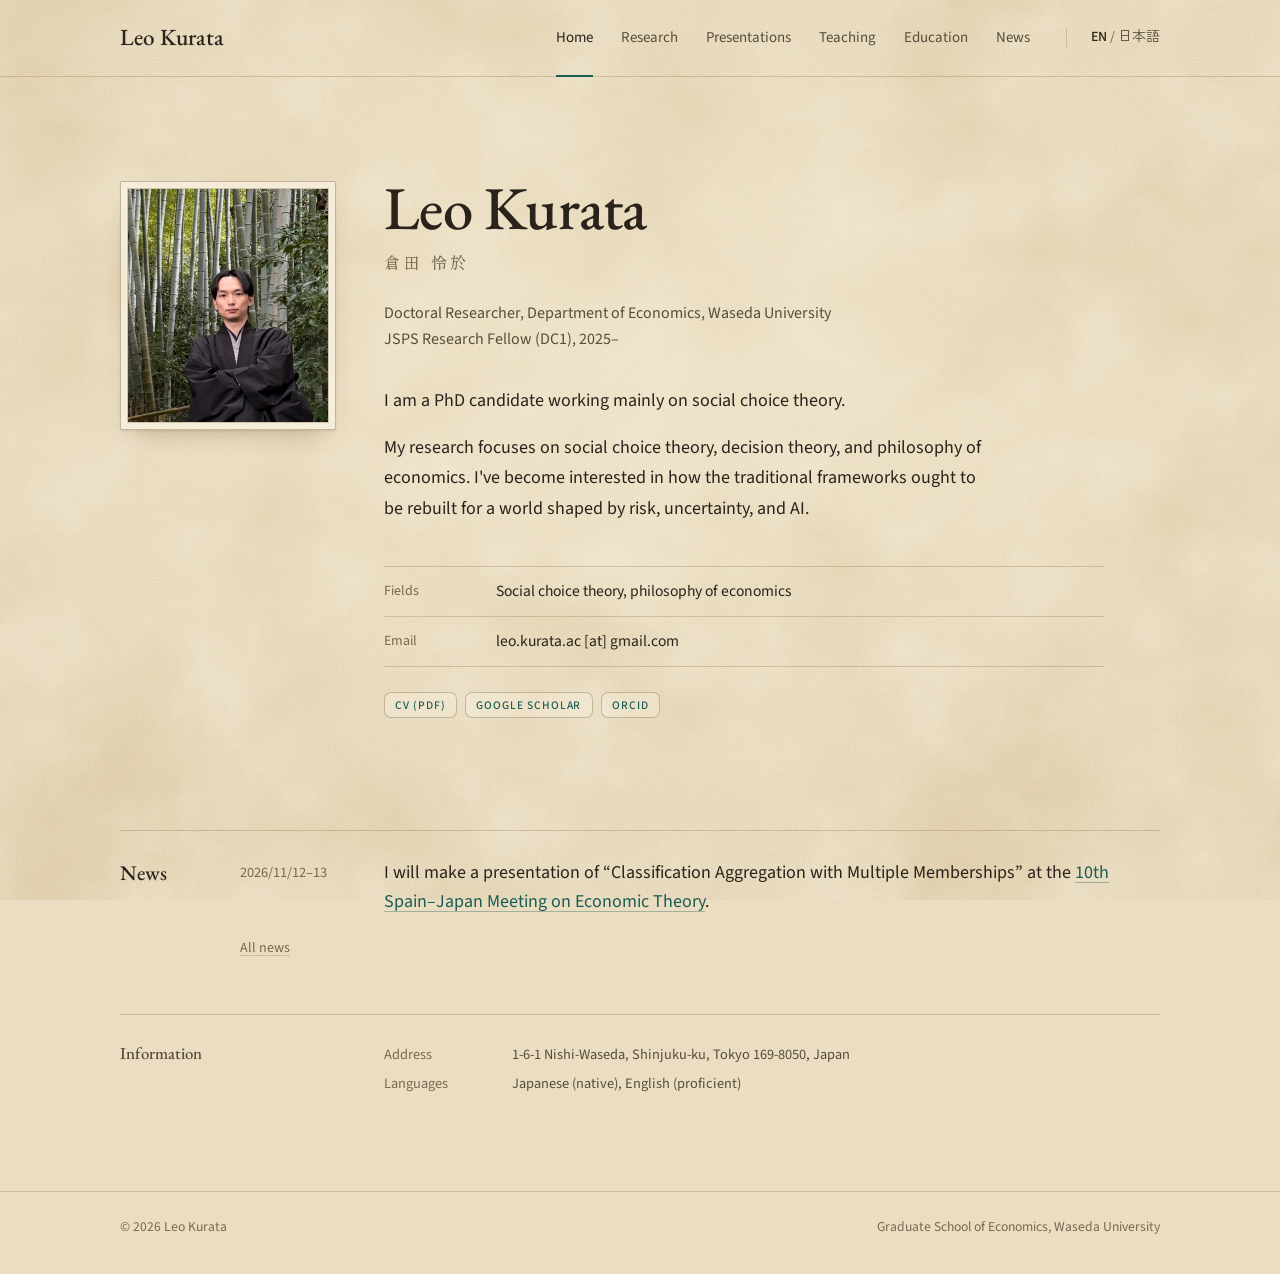
<file: index.html>
<!DOCTYPE html>
<html lang="en">
<head>
<meta charset="utf-8">
<meta name="viewport" content="width=device-width, initial-scale=1">
<script>document.documentElement.classList.add("js")</script>

<!-- Google Search Console verification -->
<meta name="google-site-verification" content="i_mi_OUVb7PXJZAytMpkNx2JMF3xm53x3Xf3aZRwWzE" />

<!-- Google tag (gtag.js) -->
<script async src="https://www.googletagmanager.com/gtag/js?id=G-7NZNYGT5GE"></script>
<script>
  window.dataLayer = window.dataLayer || [];
  function gtag(){dataLayer.push(arguments);}
  gtag('js', new Date());
  gtag('config', 'G-7NZNYGT5GE');
</script>

<title>Leo Kurata — personal page</title>
<meta name="description" content="Leo Kurata is a PhD candidate in Economics at Waseda University, working on social choice theory and philosophy of economics.">
<meta name="author" content="Leo Kurata">
<link rel="canonical" href="https://leokurata.github.io/">
<link rel="alternate" hreflang="en" href="https://leokurata.github.io/">
<link rel="alternate" hreflang="ja" href="https://leokurata.github.io/ja/">
<link rel="alternate" hreflang="x-default" href="https://leokurata.github.io/">

<meta property="og:type" content="profile">
<meta property="og:locale" content="en_GB">
<meta property="og:locale:alternate" content="ja_JP">
<meta property="og:site_name" content="Leo Kurata">
<meta property="og:title" content="Leo Kurata — personal page">
<meta property="og:description" content="Leo Kurata is a PhD candidate in Economics at Waseda University, working on social choice theory and philosophy of economics.">
<meta property="og:url" content="https://leokurata.github.io/">
<meta property="og:image" content="https://leokurata.github.io/assets/img/profile.jpg">
<meta name="twitter:card" content="summary">

<link rel="icon" type="image/svg+xml" href="assets/img/favicon.svg">
<link rel="manifest" href="site.webmanifest">
<meta name="theme-color" content="#E6D6B4">

<script type="application/ld+json">
{
  "@context": "https://schema.org",
  "@type": "Person",
  "name": "Leo Kurata",
  "alternateName": "倉田怜於",
  "url": "https://leokurata.github.io/",
  "image": "https://leokurata.github.io/assets/img/profile.jpg",
  "jobTitle": "Doctoral Researcher",
  "affiliation": { "@type": "Organization", "name": "Waseda University" },
  "alumniOf": [
    { "@type": "CollegeOrUniversity", "name": "Waseda University" }
  ],
  "knowsAbout": ["Social choice theory", "Decision theory", "Welfare economics", "Philosophy of economics"],
  "sameAs": [
    "https://scholar.google.com/citations?user=sTJPGb0AAAAJ",
    "https://orcid.org/0009-0009-4028-8647"
  ]
}
</script>

<link rel="preconnect" href="https://fonts.googleapis.com">
<link rel="preconnect" href="https://fonts.gstatic.com" crossorigin>
<link href="https://fonts.googleapis.com/css2?family=EB+Garamond:ital,wght@0,400;0,500;0,600;1,400&family=Source+Sans+3:ital,wght@0,400;0,500;0,600;1,400&family=Shippori+Mincho:wght@500;600&family=Zen+Kaku+Gothic+New:wght@400;500;700&display=swap" rel="stylesheet">
<link rel="stylesheet" href="assets/css/style.css">
</head>

<body class="is-home">
<a class="skip" href="#content">Skip to content</a>

<header class="site-header">
  <div class="wrap header-inner">
    <a class="wordmark" href="index.html">Leo Kurata</a>
    <nav class="site-nav" aria-label="Main">
      <a href="index.html" aria-current="page">Home</a>
      <a href="research.html">Research</a>
      <a href="presentations.html">Presentations</a>
      <a href="teaching.html">Teaching</a>
      <a href="education.html">Education</a>
      <a href="news.html">News</a>
    </nav>
    <p class="lang-switch"><strong>EN</strong> / <a href="ja/" hreflang="ja" lang="ja">日本語</a></p>
  </div>
</header>

<main id="content" class="wrap home">

  <section class="intro" id="about">
    <!-- Portrait: assets/img/profile.jpg — a light sRGB copy of the original profile.png (an iPhone HDR file). 6:7 is shown uncropped. -->
    <figure class="portrait">
      <img src="assets/img/profile.jpg" alt="Portrait of Leo Kurata" width="720" height="840">
    </figure>

    <div>
      <h1 class="name">Leo Kurata <span class="name-alt" lang="ja">倉田 怜於</span></h1>
      <p class="position">
        Doctoral Researcher, Department of Economics, Waseda University<br>
        JSPS Research Fellow (DC1), 2025–
      </p>

      <div class="bio">
        <p>I am a PhD candidate working mainly on social choice theory.</p>
        <p>
          My research focuses on social choice theory, decision theory, and philosophy of economics.
          I've become interested in how the traditional frameworks ought to be rebuilt for a world
          shaped by risk, uncertainty, and AI.
        </p>
      </div>

      <dl class="facts">
        <dt>Fields</dt>
        <dd>Social choice theory, philosophy of economics</dd>
        <dt>Email</dt>
        <dd>leo.kurata.ac [at] gmail.com</dd>
      </dl>

      <p class="profiles">
        <a class="btn" href="assets/cv.pdf">CV (PDF)</a>
        <a class="btn" href="https://scholar.google.com/citations?user=sTJPGb0AAAAJ">Google Scholar</a>
        <a class="btn" href="https://orcid.org/0009-0009-4028-8647">ORCID</a>
      </p>
    </div>
  </section>

  <section class="block dated" id="news">
    <h2 class="block-title">News</h2>
    <div class="block-body">
      <div id="news-latest"></div>
      <a class="more-link" href="news.html">All news</a>
    </div>
  </section>

  <section class="block quiet" id="contact">
    <h2 class="block-title">Information</h2>
    <div class="block-body">
      <dl class="small-facts">
        <dt>Address</dt>
        <dd>1-6-1 Nishi-Waseda, Shinjuku-ku, Tokyo 169-8050, Japan</dd>
        <dt>Languages</dt>
        <dd>Japanese (native), English (proficient)</dd>
      </dl>
    </div>
  </section>

</main>

<footer class="site-footer">
  <div class="wrap footer-inner">
    <p>© <span data-year>2026</span> Leo Kurata</p>
    <p>Graduate School of Economics, Waseda University</p>
  </div>
</footer>

<script src="assets/js/main.js" defer></script>
<script src="assets/js/news-data.js"></script>
<script src="assets/js/news.js"></script>
</body>
</html>
</file>
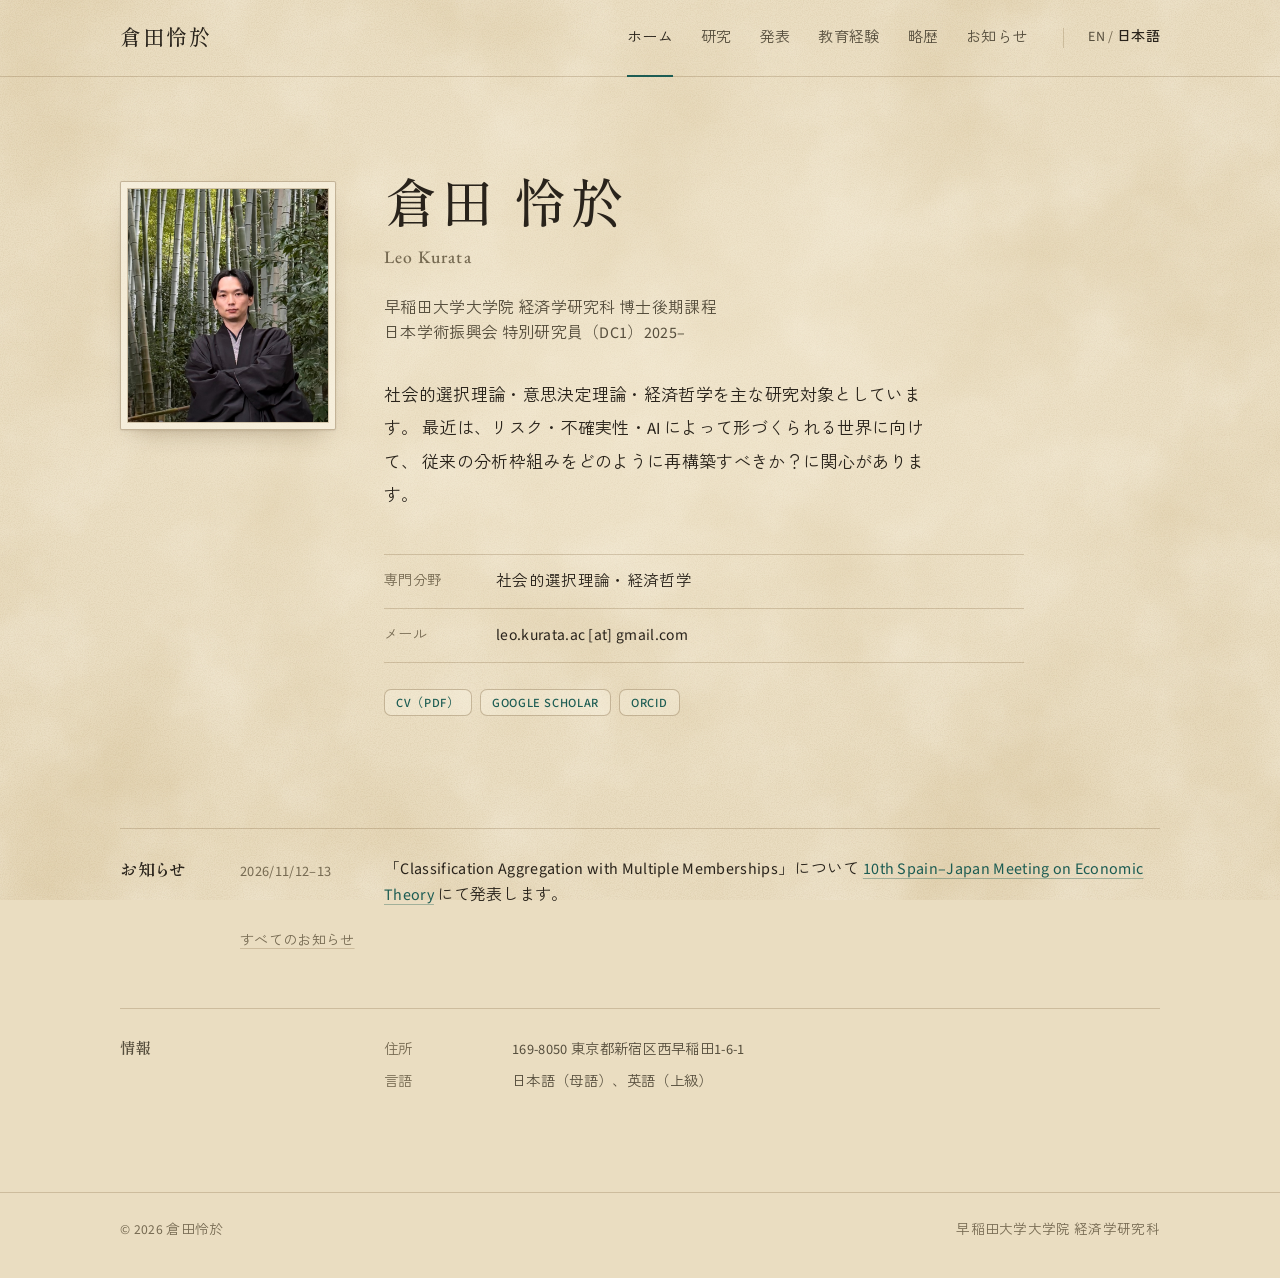
<file: ja/index.html>
<!DOCTYPE html>
<html lang="ja">
<head>
<meta charset="utf-8">
<meta name="viewport" content="width=device-width, initial-scale=1">
<script>document.documentElement.classList.add("js")</script>

<!-- Google Search Console verification -->
<meta name="google-site-verification" content="i_mi_OUVb7PXJZAytMpkNx2JMF3xm53x3Xf3aZRwWzE" />

<!-- Google tag (gtag.js) -->
<script async src="https://www.googletagmanager.com/gtag/js?id=G-7NZNYGT5GE"></script>
<script>
  window.dataLayer = window.dataLayer || [];
  function gtag(){dataLayer.push(arguments);}
  gtag('js', new Date());
  gtag('config', 'G-7NZNYGT5GE');
</script>

<title>倉田怜於（経済学）</title>
<meta name="description" content="早稲田大学博士後期課程在籍。専門は経済学（社会的選択理論、経済哲学など）。">
<meta name="author" content="倉田怜於">
<link rel="canonical" href="https://leokurata.github.io/ja/">
<link rel="alternate" hreflang="en" href="https://leokurata.github.io/">
<link rel="alternate" hreflang="ja" href="https://leokurata.github.io/ja/">
<link rel="alternate" hreflang="x-default" href="https://leokurata.github.io/">

<meta property="og:type" content="profile">
<meta property="og:locale" content="ja_JP">
<meta property="og:locale:alternate" content="en_GB">
<meta property="og:site_name" content="倉田怜於">
<meta property="og:title" content="倉田怜於（経済学）">
<meta property="og:description" content="早稲田大学博士後期課程在籍。専門は経済学（社会的選択理論、経済哲学など）。">
<meta property="og:url" content="https://leokurata.github.io/ja/">
<meta property="og:image" content="https://leokurata.github.io/assets/img/profile.jpg">
<meta name="twitter:card" content="summary">

<link rel="icon" type="image/svg+xml" href="../assets/img/favicon.svg">
<link rel="manifest" href="../site.webmanifest">
<meta name="theme-color" content="#E6D6B4">

<script type="application/ld+json">
{
  "@context": "https://schema.org",
  "@type": "Person",
  "name": "倉田怜於",
  "alternateName": "Leo Kurata",
  "url": "https://leokurata.github.io/ja/",
  "image": "https://leokurata.github.io/assets/img/profile.jpg",
  "jobTitle": "博士後期課程研究者",
  "affiliation": { "@type": "Organization", "name": "Waseda University" },
  "alumniOf": [
    { "@type": "CollegeOrUniversity", "name": "Waseda University" }
  ],
  "knowsAbout": ["社会的選択理論", "選好集計", "社会的厚生基準", "分配的正義"],
  "sameAs": [
    "https://scholar.google.com/citations?user=sTJPGb0AAAAJ",
    "https://orcid.org/0009-0009-4028-8647"
  ]
}
</script>

<link rel="preconnect" href="https://fonts.googleapis.com">
<link rel="preconnect" href="https://fonts.gstatic.com" crossorigin>
<link href="https://fonts.googleapis.com/css2?family=EB+Garamond:ital,wght@0,400;0,500;0,600;1,400&family=Source+Sans+3:ital,wght@0,400;0,500;0,600;1,400&family=Shippori+Mincho:wght@500;600&family=Zen+Kaku+Gothic+New:wght@400;500;700&display=swap" rel="stylesheet">
<link rel="stylesheet" href="../assets/css/style.css">
</head>

<body class="is-home">
<a class="skip" href="#content">本文へ移動</a>

<header class="site-header">
  <div class="wrap header-inner">
    <a class="wordmark" href="index.html">倉田怜於</a>
    <nav class="site-nav" aria-label="メイン">
      <a href="index.html" aria-current="page">ホーム</a>
      <a href="research.html">研究</a>
      <a href="presentations.html">発表</a>
      <a href="teaching.html">教育経験</a>
      <a href="education.html">略歴</a>
      <a href="news.html">お知らせ</a>
    </nav>
    <p class="lang-switch"><a href="../" hreflang="en" lang="en">EN</a> / <strong>日本語</strong></p>
  </div>
</header>

<main id="content" class="wrap home">

  <section class="intro" id="about">
    <!-- 顔写真：assets/img/profile.jpg（元の profile.png〔iPhone の HDR 写真〕から作った軽量な sRGB 版。縦横比 6:7 ならそのまま表示） -->
    <figure class="portrait">
      <img src="../assets/img/profile.jpg" alt="倉田怜於の写真" width="720" height="840">
    </figure>

    <div>
      <h1 class="name">倉田 怜於 <span class="name-alt" lang="en">Leo Kurata</span></h1>
      <p class="position">
        早稲田大学大学院 経済学研究科 博士後期課程<br>
        日本学術振興会 特別研究員（DC1）2025–
      </p>

      <div class="bio">
        <p>
          社会的選択理論・意思決定理論・経済哲学を主な研究対象としています。
          最近は、リスク・不確実性・AI によって形づくられる世界に向けて、
          従来の分析枠組みをどのように再構築すべきか？に関心があります。
        </p>
      </div>

      <dl class="facts">
        <dt>専門分野</dt>
        <dd>社会的選択理論・経済哲学</dd>
        <dt>メール</dt>
        <dd>leo.kurata.ac [at] gmail.com</dd>
      </dl>

      <p class="profiles">
        <a class="btn" href="../assets/cv.pdf">CV（PDF）</a>
        <a class="btn" href="https://scholar.google.com/citations?user=sTJPGb0AAAAJ">Google Scholar</a>
        <a class="btn" href="https://orcid.org/0009-0009-4028-8647">ORCID</a>
      </p>
    </div>
  </section>

  <section class="block dated" id="news">
    <h2 class="block-title">お知らせ</h2>
    <div class="block-body">
      <div id="news-latest"></div>
      <a class="more-link" href="news.html">すべてのお知らせ</a>
    </div>
  </section>

  <section class="block quiet" id="contact">
    <h2 class="block-title">情報</h2>
    <div class="block-body">
      <dl class="small-facts">
        <dt>住所</dt>
        <dd>169-8050 東京都新宿区西早稲田1-6-1</dd>
        <dt>言語</dt>
        <dd>日本語（母語）、英語（上級）</dd>
      </dl>
    </div>
  </section>

</main>

<footer class="site-footer">
  <div class="wrap footer-inner">
    <p>© <span data-year>2026</span> 倉田怜於</p>
    <p>早稲田大学大学院 経済学研究科</p>
  </div>
</footer>

<script src="../assets/js/main.js" defer></script>
<script src="../assets/js/news-data.js"></script>
<script src="../assets/js/news.js"></script>
</body>
</html>
</file>
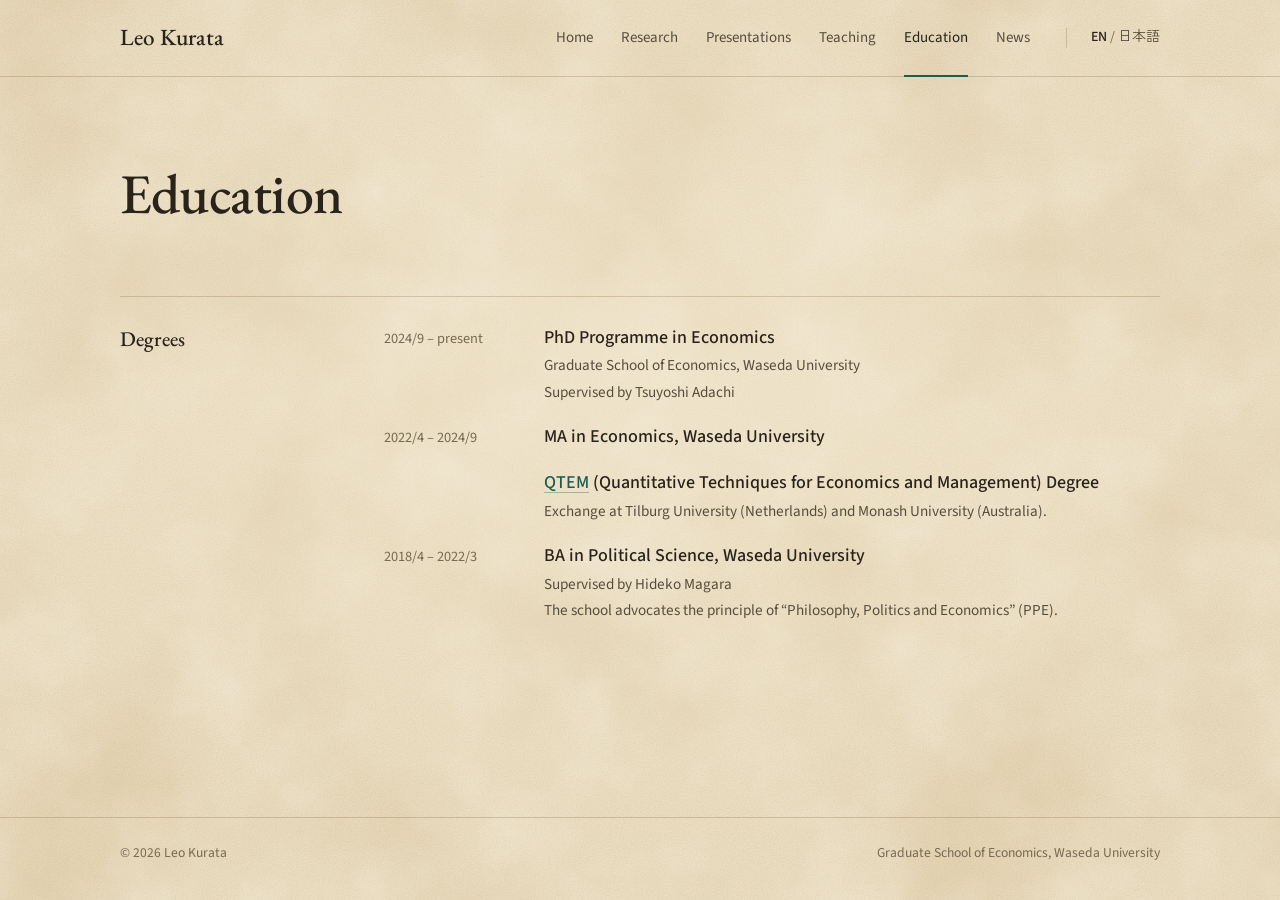
<file: education.html>
<!DOCTYPE html>
<html lang="en">
<head>
<meta charset="utf-8">
<meta name="viewport" content="width=device-width, initial-scale=1">
<script>document.documentElement.classList.add("js")</script>

<!-- Google tag (gtag.js) -->
<script async src="https://www.googletagmanager.com/gtag/js?id=G-7NZNYGT5GE"></script>
<script>
  window.dataLayer = window.dataLayer || [];
  function gtag(){dataLayer.push(arguments);}
  gtag('js', new Date());
  gtag('config', 'G-7NZNYGT5GE');
</script>

<title>Education — Leo Kurata</title>
<meta name="description" content="Education of Leo Kurata: PhD programme in Economics at Waseda University.">
<link rel="canonical" href="https://leokurata.github.io/education.html">
<link rel="alternate" hreflang="en" href="https://leokurata.github.io/education.html">
<link rel="alternate" hreflang="ja" href="https://leokurata.github.io/ja/education.html">
<link rel="alternate" hreflang="x-default" href="https://leokurata.github.io/education.html">

<link rel="icon" type="image/svg+xml" href="assets/img/favicon.svg">
<meta name="theme-color" content="#E6D6B4">

<link rel="preconnect" href="https://fonts.googleapis.com">
<link rel="preconnect" href="https://fonts.gstatic.com" crossorigin>
<link href="https://fonts.googleapis.com/css2?family=EB+Garamond:ital,wght@0,400;0,500;0,600;1,400&family=Source+Sans+3:ital,wght@0,400;0,500;0,600;1,400&family=Shippori+Mincho:wght@500;600&family=Zen+Kaku+Gothic+New:wght@400;500;700&display=swap" rel="stylesheet">
<link rel="stylesheet" href="assets/css/style.css">
</head>

<body>
<a class="skip" href="#content">Skip to content</a>

<header class="site-header">
  <div class="wrap header-inner">
    <a class="wordmark" href="index.html">Leo Kurata</a>
    <nav class="site-nav" aria-label="Main">
      <a href="index.html">Home</a>
      <a href="research.html">Research</a>
      <a href="presentations.html">Presentations</a>
      <a href="teaching.html">Teaching</a>
      <a href="education.html" aria-current="page">Education</a>
      <a href="news.html">News</a>
    </nav>
    <p class="lang-switch"><strong>EN</strong> / <a href="ja/education.html" hreflang="ja" lang="ja">日本語</a></p>
  </div>
</header>

<main id="content" class="wrap page">

  <header class="page-head">
    <h1 class="page-title">Education</h1>
  </header>

  <section class="block">
    <h2 class="block-title">Degrees</h2>
    <div class="block-body">
      <ol class="entries">
        <li class="entry">
          <span class="entry-date">2024/9 – present</span>
          <div>
            <p class="entry-title">PhD Programme in Economics</p>
            <p class="entry-note">Graduate School of Economics, Waseda University</p>
            <p class="entry-note">Supervised by Tsuyoshi Adachi</p>
          </div>
        </li>
        <li class="entry">
          <span class="entry-date">2022/4 – 2024/9</span>
          <div>
            <p class="entry-title">MA in Economics, Waseda University</p>
          </div>
        </li>
        <li class="entry">
          <span class="entry-date"></span>
          <div>
            <p class="entry-title"><a href="https://www.qtem.org/student/qtem-masters-program/">QTEM</a> (Quantitative Techniques for Economics and Management) Degree</p>
            <p class="entry-note">Exchange at Tilburg University (Netherlands) and Monash University (Australia).</p>
          </div>
        </li>
        <li class="entry">
          <span class="entry-date">2018/4 – 2022/3</span>
          <div>
            <p class="entry-title">BA in Political Science, Waseda University</p>
            <p class="entry-note">Supervised by Hideko Magara</p>
            <p class="entry-note">The school advocates the principle of “Philosophy, Politics and Economics” (PPE).</p>
          </div>
        </li>
      </ol>
    </div>
  </section>

</main>

<footer class="site-footer">
  <div class="wrap footer-inner">
    <p>© <span data-year>2026</span> Leo Kurata</p>
    <p>Graduate School of Economics, Waseda University</p>
  </div>
</footer>

<script src="assets/js/main.js" defer></script>
</body>
</html>
</file>
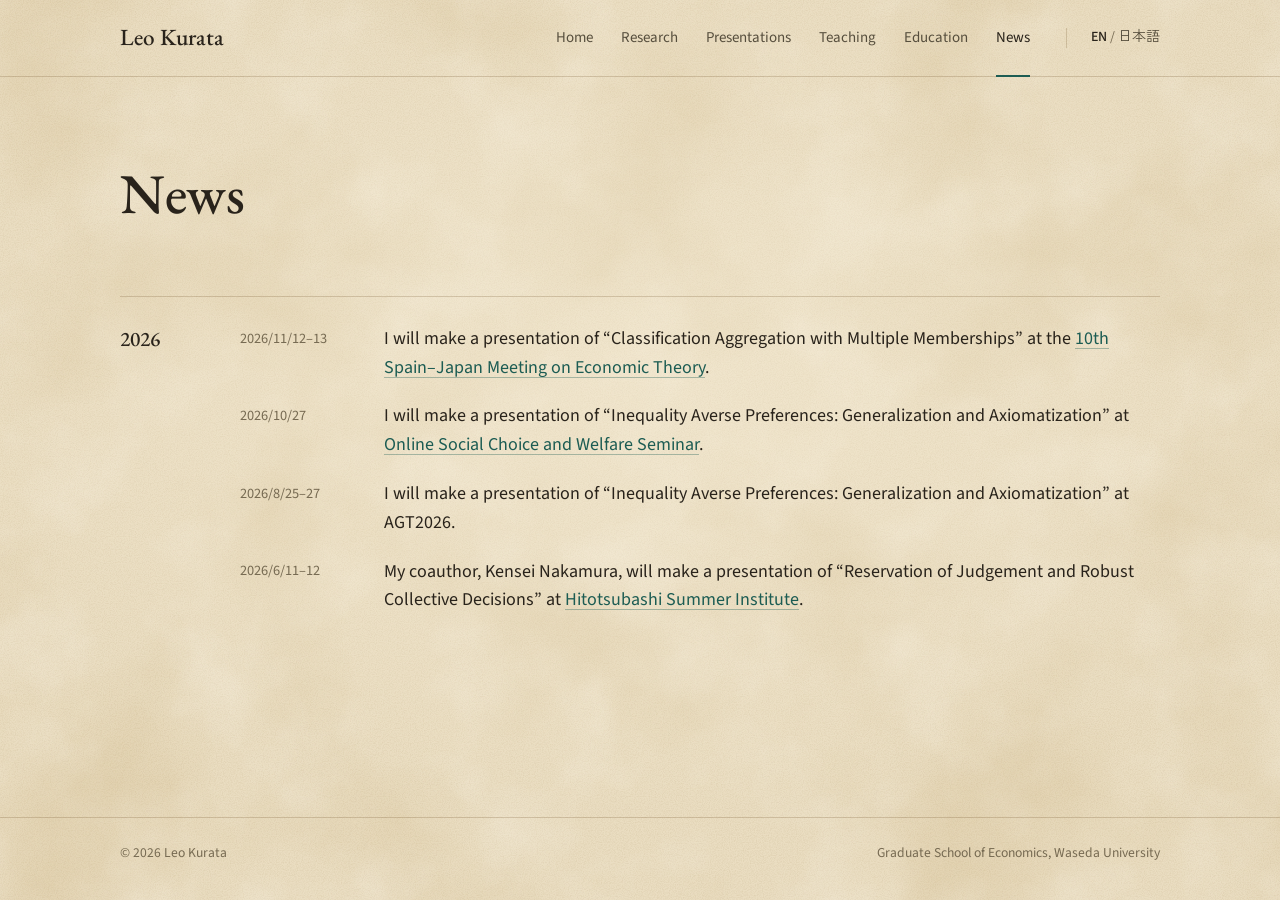
<file: news.html>
<!DOCTYPE html>
<html lang="en">
<head>
<meta charset="utf-8">
<meta name="viewport" content="width=device-width, initial-scale=1">
<script>document.documentElement.classList.add("js")</script>

<!-- Google tag (gtag.js) -->
<script async src="https://www.googletagmanager.com/gtag/js?id=G-7NZNYGT5GE"></script>
<script>
  window.dataLayer = window.dataLayer || [];
  function gtag(){dataLayer.push(arguments);}
  gtag('js', new Date());
  gtag('config', 'G-7NZNYGT5GE');
</script>

<title>News — Leo Kurata</title>
<meta name="description" content="News and updates from Leo Kurata.">
<link rel="canonical" href="https://leokurata.github.io/news.html">
<link rel="alternate" hreflang="en" href="https://leokurata.github.io/news.html">
<link rel="alternate" hreflang="ja" href="https://leokurata.github.io/ja/news.html">
<link rel="alternate" hreflang="x-default" href="https://leokurata.github.io/news.html">

<link rel="icon" type="image/svg+xml" href="assets/img/favicon.svg">
<meta name="theme-color" content="#E6D6B4">

<link rel="preconnect" href="https://fonts.googleapis.com">
<link rel="preconnect" href="https://fonts.gstatic.com" crossorigin>
<link href="https://fonts.googleapis.com/css2?family=EB+Garamond:ital,wght@0,400;0,500;0,600;1,400&family=Source+Sans+3:ital,wght@0,400;0,500;0,600;1,400&family=Shippori+Mincho:wght@500;600&family=Zen+Kaku+Gothic+New:wght@400;500;700&display=swap" rel="stylesheet">
<link rel="stylesheet" href="assets/css/style.css">
</head>

<body>
<a class="skip" href="#content">Skip to content</a>

<header class="site-header">
  <div class="wrap header-inner">
    <a class="wordmark" href="index.html">Leo Kurata</a>
    <nav class="site-nav" aria-label="Main">
      <a href="index.html">Home</a>
      <a href="research.html">Research</a>
      <a href="presentations.html">Presentations</a>
      <a href="teaching.html">Teaching</a>
      <a href="education.html">Education</a>
      <a href="news.html" aria-current="page">News</a>
    </nav>
    <p class="lang-switch"><strong>EN</strong> / <a href="ja/news.html" hreflang="ja" lang="ja">日本語</a></p>
  </div>
</header>

<main id="content" class="wrap page">

  <header class="page-head">
    <h1 class="page-title">News</h1>
  </header>

  <!-- Filled from assets/js/news-data.js — edit that file, not this one. -->
  <div id="news-archive"></div>

</main>

<footer class="site-footer">
  <div class="wrap footer-inner">
    <p>© <span data-year>2026</span> Leo Kurata</p>
    <p>Graduate School of Economics, Waseda University</p>
  </div>
</footer>

<script src="assets/js/main.js" defer></script>
<script src="assets/js/news-data.js"></script>
<script src="assets/js/news.js"></script>
</body>
</html>
</file>
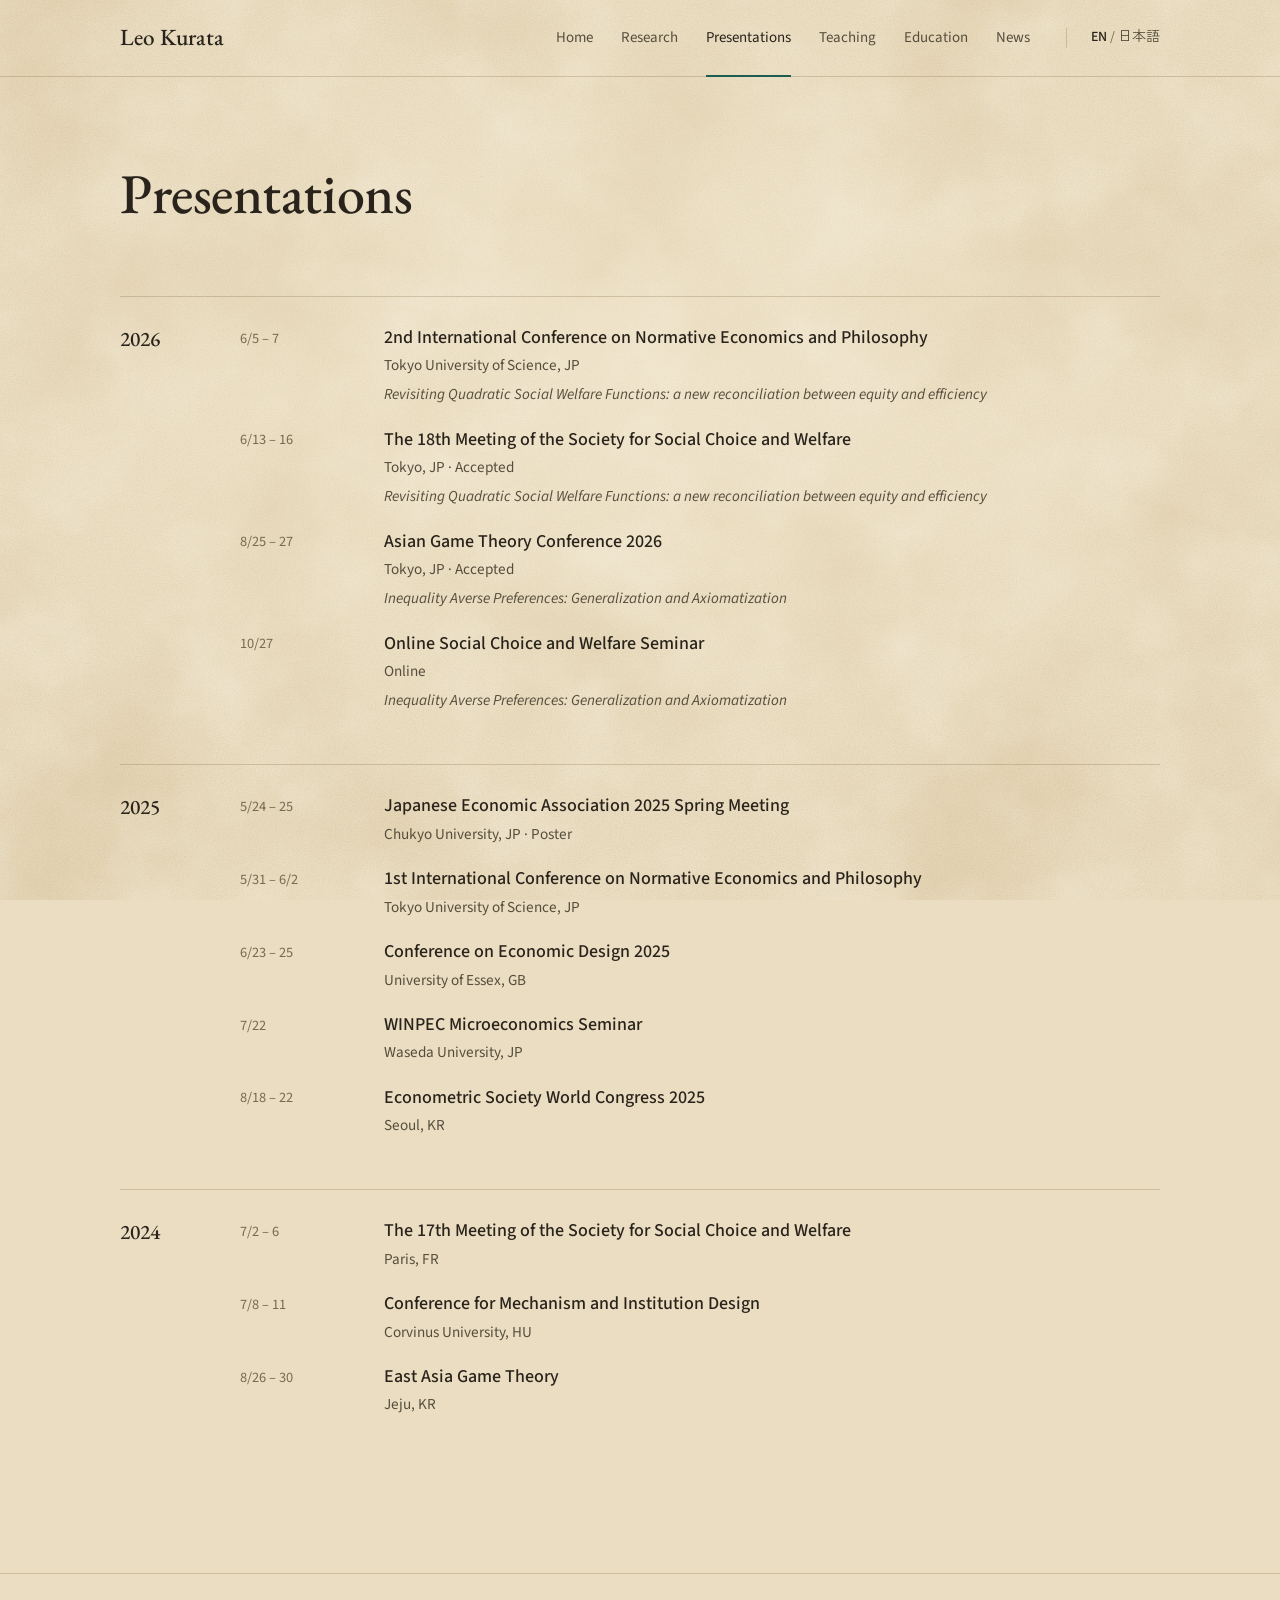
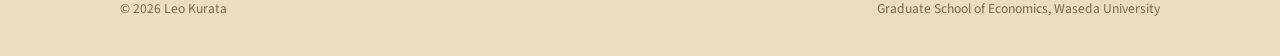
<file: presentations.html>
<!DOCTYPE html>
<html lang="en">
<head>
<meta charset="utf-8">
<meta name="viewport" content="width=device-width, initial-scale=1">
<script>document.documentElement.classList.add("js")</script>

<!-- Google tag (gtag.js) -->
<script async src="https://www.googletagmanager.com/gtag/js?id=G-7NZNYGT5GE"></script>
<script>
  window.dataLayer = window.dataLayer || [];
  function gtag(){dataLayer.push(arguments);}
  gtag('js', new Date());
  gtag('config', 'G-7NZNYGT5GE');
</script>

<title>Presentations — Leo Kurata</title>
<meta name="description" content="Conference and seminar presentations by Leo Kurata (Waseda University).">
<link rel="canonical" href="https://leokurata.github.io/presentations.html">
<link rel="alternate" hreflang="en" href="https://leokurata.github.io/presentations.html">
<link rel="alternate" hreflang="ja" href="https://leokurata.github.io/ja/presentations.html">
<link rel="alternate" hreflang="x-default" href="https://leokurata.github.io/presentations.html">

<link rel="icon" type="image/svg+xml" href="assets/img/favicon.svg">
<meta name="theme-color" content="#E6D6B4">

<link rel="preconnect" href="https://fonts.googleapis.com">
<link rel="preconnect" href="https://fonts.gstatic.com" crossorigin>
<link href="https://fonts.googleapis.com/css2?family=EB+Garamond:ital,wght@0,400;0,500;0,600;1,400&family=Source+Sans+3:ital,wght@0,400;0,500;0,600;1,400&family=Shippori+Mincho:wght@500;600&family=Zen+Kaku+Gothic+New:wght@400;500;700&display=swap" rel="stylesheet">
<link rel="stylesheet" href="assets/css/style.css">
</head>

<body>
<a class="skip" href="#content">Skip to content</a>

<header class="site-header">
  <div class="wrap header-inner">
    <a class="wordmark" href="index.html">Leo Kurata</a>
    <nav class="site-nav" aria-label="Main">
      <a href="index.html">Home</a>
      <a href="research.html">Research</a>
      <a href="presentations.html" aria-current="page">Presentations</a>
      <a href="teaching.html">Teaching</a>
      <a href="education.html">Education</a>
      <a href="news.html">News</a>
    </nav>
    <p class="lang-switch"><strong>EN</strong> / <a href="ja/presentations.html" hreflang="ja" lang="ja">日本語</a></p>
  </div>
</header>

<main id="content" class="wrap page">

  <header class="page-head">
    <h1 class="page-title">Presentations</h1>
  </header>

  <section class="block dated">
    <h2 class="block-title">2026</h2>
    <div class="block-body">
      <ol class="entries">
        <li class="entry">
          <span class="entry-date">6/5 – 7</span>
          <div>
            <p class="entry-title">2nd International Conference on Normative Economics and Philosophy</p>
            <p class="entry-note">Tokyo University of Science, JP</p>
            <p class="entry-paper">Revisiting Quadratic Social Welfare Functions: a new reconciliation between equity and efficiency</p>
          </div>
        </li>
        <li class="entry">
          <span class="entry-date">6/13 – 16</span>
          <div>
            <p class="entry-title">The 18th Meeting of the Society for Social Choice and Welfare</p>
            <p class="entry-note">Tokyo, JP · Accepted</p>
            <p class="entry-paper">Revisiting Quadratic Social Welfare Functions: a new reconciliation between equity and efficiency</p>
          </div>
        </li>
        <li class="entry">
          <span class="entry-date">8/25 – 27</span>
          <div>
            <p class="entry-title">Asian Game Theory Conference 2026</p>
            <p class="entry-note">Tokyo, JP · Accepted</p>
            <p class="entry-paper">Inequality Averse Preferences: Generalization and Axiomatization</p>
          </div>
        </li>
        <li class="entry">
          <span class="entry-date">10/27</span>
          <div>
            <p class="entry-title">Online Social Choice and Welfare Seminar</p>
            <p class="entry-note">Online</p>
            <p class="entry-paper">Inequality Averse Preferences: Generalization and Axiomatization</p>
          </div>
        </li>
      </ol>
    </div>
  </section>

  <section class="block dated">
    <h2 class="block-title">2025</h2>
    <div class="block-body">
      <ol class="entries">
        <li class="entry">
          <span class="entry-date">5/24 – 25</span>
          <div>
            <p class="entry-title">Japanese Economic Association 2025 Spring Meeting</p>
            <p class="entry-note">Chukyo University, JP · Poster</p>
          </div>
        </li>
        <li class="entry">
          <span class="entry-date">5/31 – 6/2</span>
          <div>
            <p class="entry-title">1st International Conference on Normative Economics and Philosophy</p>
            <p class="entry-note">Tokyo University of Science, JP</p>
          </div>
        </li>
        <li class="entry">
          <span class="entry-date">6/23 – 25</span>
          <div>
            <p class="entry-title">Conference on Economic Design 2025</p>
            <p class="entry-note">University of Essex, GB</p>
          </div>
        </li>
        <li class="entry">
          <span class="entry-date">7/22</span>
          <div>
            <p class="entry-title">WINPEC Microeconomics Seminar</p>
            <p class="entry-note">Waseda University, JP</p>
          </div>
        </li>
        <li class="entry">
          <span class="entry-date">8/18 – 22</span>
          <div>
            <p class="entry-title">Econometric Society World Congress 2025</p>
            <p class="entry-note">Seoul, KR</p>
          </div>
        </li>
      </ol>
    </div>
  </section>

  <section class="block dated">
    <h2 class="block-title">2024</h2>
    <div class="block-body">
      <ol class="entries">
        <li class="entry">
          <span class="entry-date">7/2 – 6</span>
          <div>
            <p class="entry-title">The 17th Meeting of the Society for Social Choice and Welfare</p>
            <p class="entry-note">Paris, FR</p>
          </div>
        </li>
        <li class="entry">
          <span class="entry-date">7/8 – 11</span>
          <div>
            <p class="entry-title">Conference for Mechanism and Institution Design</p>
            <p class="entry-note">Corvinus University, HU</p>
          </div>
        </li>
        <li class="entry">
          <span class="entry-date">8/26 – 30</span>
          <div>
            <p class="entry-title">East Asia Game Theory</p>
            <p class="entry-note">Jeju, KR</p>
          </div>
        </li>
      </ol>
    </div>
  </section>

</main>

<footer class="site-footer">
  <div class="wrap footer-inner">
    <p>© <span data-year>2026</span> Leo Kurata</p>
    <p>Graduate School of Economics, Waseda University</p>
  </div>
</footer>

<script src="assets/js/main.js" defer></script>
</body>
</html>
</file>
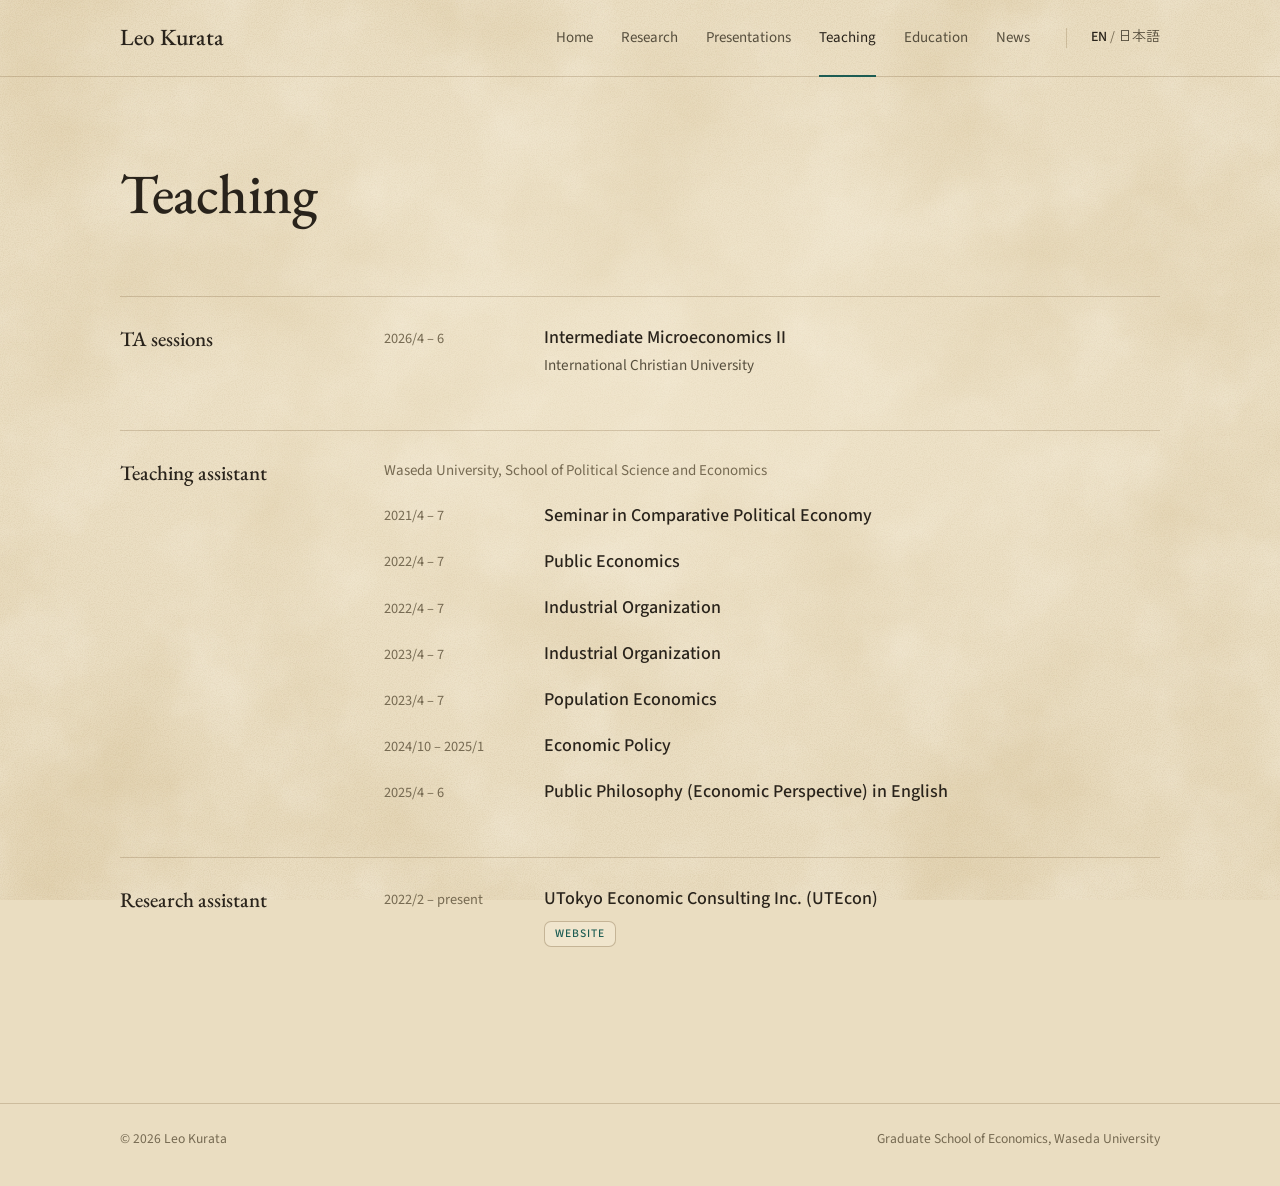
<file: teaching.html>
<!DOCTYPE html>
<html lang="en">
<head>
<meta charset="utf-8">
<meta name="viewport" content="width=device-width, initial-scale=1">
<script>document.documentElement.classList.add("js")</script>

<!-- Google tag (gtag.js) -->
<script async src="https://www.googletagmanager.com/gtag/js?id=G-7NZNYGT5GE"></script>
<script>
  window.dataLayer = window.dataLayer || [];
  function gtag(){dataLayer.push(arguments);}
  gtag('js', new Date());
  gtag('config', 'G-7NZNYGT5GE');
</script>

<title>Teaching — Leo Kurata</title>
<meta name="description" content="Teaching and research assistant experience of Leo Kurata (Waseda University).">
<link rel="canonical" href="https://leokurata.github.io/teaching.html">
<link rel="alternate" hreflang="en" href="https://leokurata.github.io/teaching.html">
<link rel="alternate" hreflang="ja" href="https://leokurata.github.io/ja/teaching.html">
<link rel="alternate" hreflang="x-default" href="https://leokurata.github.io/teaching.html">

<link rel="icon" type="image/svg+xml" href="assets/img/favicon.svg">
<meta name="theme-color" content="#E6D6B4">

<link rel="preconnect" href="https://fonts.googleapis.com">
<link rel="preconnect" href="https://fonts.gstatic.com" crossorigin>
<link href="https://fonts.googleapis.com/css2?family=EB+Garamond:ital,wght@0,400;0,500;0,600;1,400&family=Source+Sans+3:ital,wght@0,400;0,500;0,600;1,400&family=Shippori+Mincho:wght@500;600&family=Zen+Kaku+Gothic+New:wght@400;500;700&display=swap" rel="stylesheet">
<link rel="stylesheet" href="assets/css/style.css">
</head>

<body>
<a class="skip" href="#content">Skip to content</a>

<header class="site-header">
  <div class="wrap header-inner">
    <a class="wordmark" href="index.html">Leo Kurata</a>
    <nav class="site-nav" aria-label="Main">
      <a href="index.html">Home</a>
      <a href="research.html">Research</a>
      <a href="presentations.html">Presentations</a>
      <a href="teaching.html" aria-current="page">Teaching</a>
      <a href="education.html">Education</a>
      <a href="news.html">News</a>
    </nav>
    <p class="lang-switch"><strong>EN</strong> / <a href="ja/teaching.html" hreflang="ja" lang="ja">日本語</a></p>
  </div>
</header>

<main id="content" class="wrap page">

  <header class="page-head">
    <h1 class="page-title">Teaching</h1>
  </header>

  <section class="block">
    <h2 class="block-title">TA sessions</h2>
    <div class="block-body">
      <ol class="entries">
        <li class="entry">
          <span class="entry-date">2026/4 – 6</span>
          <div>
            <p class="entry-title">Intermediate Microeconomics II</p>
            <p class="entry-note">International Christian University</p>
          </div>
        </li>
      </ol>
    </div>
  </section>

  <section class="block">
    <h2 class="block-title">Teaching assistant</h2>
    <div class="block-body">
      <p class="block-note">Waseda University, School of Political Science and Economics</p>
      <ol class="entries">
        <li class="entry">
          <span class="entry-date">2021/4 – 7</span>
          <div><p class="entry-title">Seminar in Comparative Political Economy</p></div>
        </li>
        <li class="entry">
          <span class="entry-date">2022/4 – 7</span>
          <div><p class="entry-title">Public Economics</p></div>
        </li>
        <li class="entry">
          <span class="entry-date">2022/4 – 7</span>
          <div><p class="entry-title">Industrial Organization</p></div>
        </li>
        <li class="entry">
          <span class="entry-date">2023/4 – 7</span>
          <div><p class="entry-title">Industrial Organization</p></div>
        </li>
        <li class="entry">
          <span class="entry-date">2023/4 – 7</span>
          <div><p class="entry-title">Population Economics</p></div>
        </li>
        <li class="entry">
          <span class="entry-date">2024/10 – 2025/1</span>
          <div><p class="entry-title">Economic Policy</p></div>
        </li>
        <li class="entry">
          <span class="entry-date">2025/4 – 6</span>
          <div><p class="entry-title">Public Philosophy (Economic Perspective) in English</p></div>
        </li>
      </ol>
    </div>
  </section>

  <section class="block">
    <h2 class="block-title">Research assistant</h2>
    <div class="block-body">
      <ol class="entries">
        <li class="entry">
          <span class="entry-date">2022/2 – present</span>
          <div>
            <p class="entry-title">UTokyo Economic Consulting Inc. (UTEcon)</p>
            <a class="btn" href="https://utecon.net/en/">Website</a>
          </div>
        </li>
      </ol>
    </div>
  </section>

</main>

<footer class="site-footer">
  <div class="wrap footer-inner">
    <p>© <span data-year>2026</span> Leo Kurata</p>
    <p>Graduate School of Economics, Waseda University</p>
  </div>
</footer>

<script src="assets/js/main.js" defer></script>
</body>
</html>
</file>
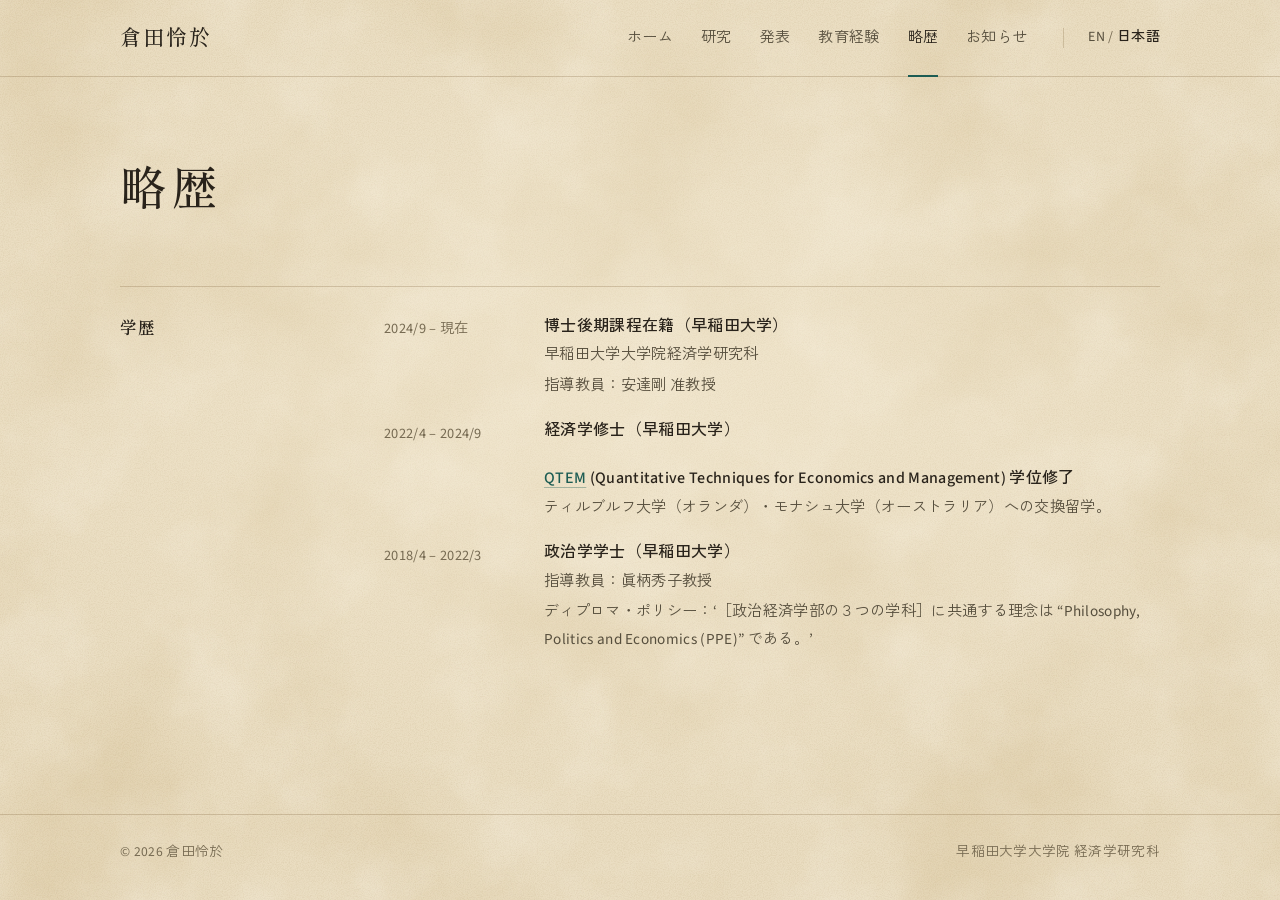
<file: ja/education.html>
<!DOCTYPE html>
<html lang="ja">
<head>
<meta charset="utf-8">
<meta name="viewport" content="width=device-width, initial-scale=1">
<script>document.documentElement.classList.add("js")</script>

<!-- Google tag (gtag.js) -->
<script async src="https://www.googletagmanager.com/gtag/js?id=G-7NZNYGT5GE"></script>
<script>
  window.dataLayer = window.dataLayer || [];
  function gtag(){dataLayer.push(arguments);}
  gtag('js', new Date());
  gtag('config', 'G-7NZNYGT5GE');
</script>

<title>略歴 — 倉田怜於</title>
<meta name="description" content="倉田怜於の略歴。早稲田大学大学院経済学研究科 博士後期課程。">
<link rel="canonical" href="https://leokurata.github.io/ja/education.html">
<link rel="alternate" hreflang="en" href="https://leokurata.github.io/education.html">
<link rel="alternate" hreflang="ja" href="https://leokurata.github.io/ja/education.html">
<link rel="alternate" hreflang="x-default" href="https://leokurata.github.io/education.html">

<link rel="icon" type="image/svg+xml" href="../assets/img/favicon.svg">
<meta name="theme-color" content="#E6D6B4">

<link rel="preconnect" href="https://fonts.googleapis.com">
<link rel="preconnect" href="https://fonts.gstatic.com" crossorigin>
<link href="https://fonts.googleapis.com/css2?family=EB+Garamond:ital,wght@0,400;0,500;0,600;1,400&family=Source+Sans+3:ital,wght@0,400;0,500;0,600;1,400&family=Shippori+Mincho:wght@500;600&family=Zen+Kaku+Gothic+New:wght@400;500;700&display=swap" rel="stylesheet">
<link rel="stylesheet" href="../assets/css/style.css">
</head>

<body>
<a class="skip" href="#content">本文へ移動</a>

<header class="site-header">
  <div class="wrap header-inner">
    <a class="wordmark" href="index.html">倉田怜於</a>
    <nav class="site-nav" aria-label="メイン">
      <a href="index.html">ホーム</a>
      <a href="research.html">研究</a>
      <a href="presentations.html">発表</a>
      <a href="teaching.html">教育経験</a>
      <a href="education.html" aria-current="page">略歴</a>
      <a href="news.html">お知らせ</a>
    </nav>
    <p class="lang-switch"><a href="../education.html" hreflang="en" lang="en">EN</a> / <strong>日本語</strong></p>
  </div>
</header>

<main id="content" class="wrap page">

  <header class="page-head">
    <h1 class="page-title">略歴</h1>
  </header>

  <section class="block">
    <h2 class="block-title">学歴</h2>
    <div class="block-body">
      <ol class="entries">
        <li class="entry">
          <span class="entry-date">2024/9 – 現在</span>
          <div>
            <p class="entry-title">博士後期課程在籍（早稲田大学）</p>
            <p class="entry-note">早稲田大学大学院経済学研究科</p>
            <p class="entry-note">指導教員：安達剛 准教授</p>
          </div>
        </li>
        <li class="entry">
          <span class="entry-date">2022/4 – 2024/9</span>
          <div>
            <p class="entry-title">経済学修士（早稲田大学）</p>
          </div>
        </li>
        <li class="entry">
          <span class="entry-date"></span>
          <div>
            <p class="entry-title"><a href="https://www.qtem.org/student/qtem-masters-program/">QTEM</a> (Quantitative Techniques for Economics and Management) 学位修了</p>
            <p class="entry-note">ティルブルフ大学（オランダ）・モナシュ大学（オーストラリア）への交換留学。</p>
          </div>
        </li>
        <li class="entry">
          <span class="entry-date">2018/4 – 2022/3</span>
          <div>
            <p class="entry-title">政治学学士（早稲田大学）</p>
            <p class="entry-note">指導教員：眞柄秀子教授</p>
            <p class="entry-note">ディプロマ・ポリシー：‘［政治経済学部の３つの学科］に共通する理念は “Philosophy, Politics and Economics (PPE)” である。’</p>
          </div>
        </li>
      </ol>
    </div>
  </section>

</main>

<footer class="site-footer">
  <div class="wrap footer-inner">
    <p>© <span data-year>2026</span> 倉田怜於</p>
    <p>早稲田大学大学院 経済学研究科</p>
  </div>
</footer>

<script src="../assets/js/main.js" defer></script>
</body>
</html>
</file>
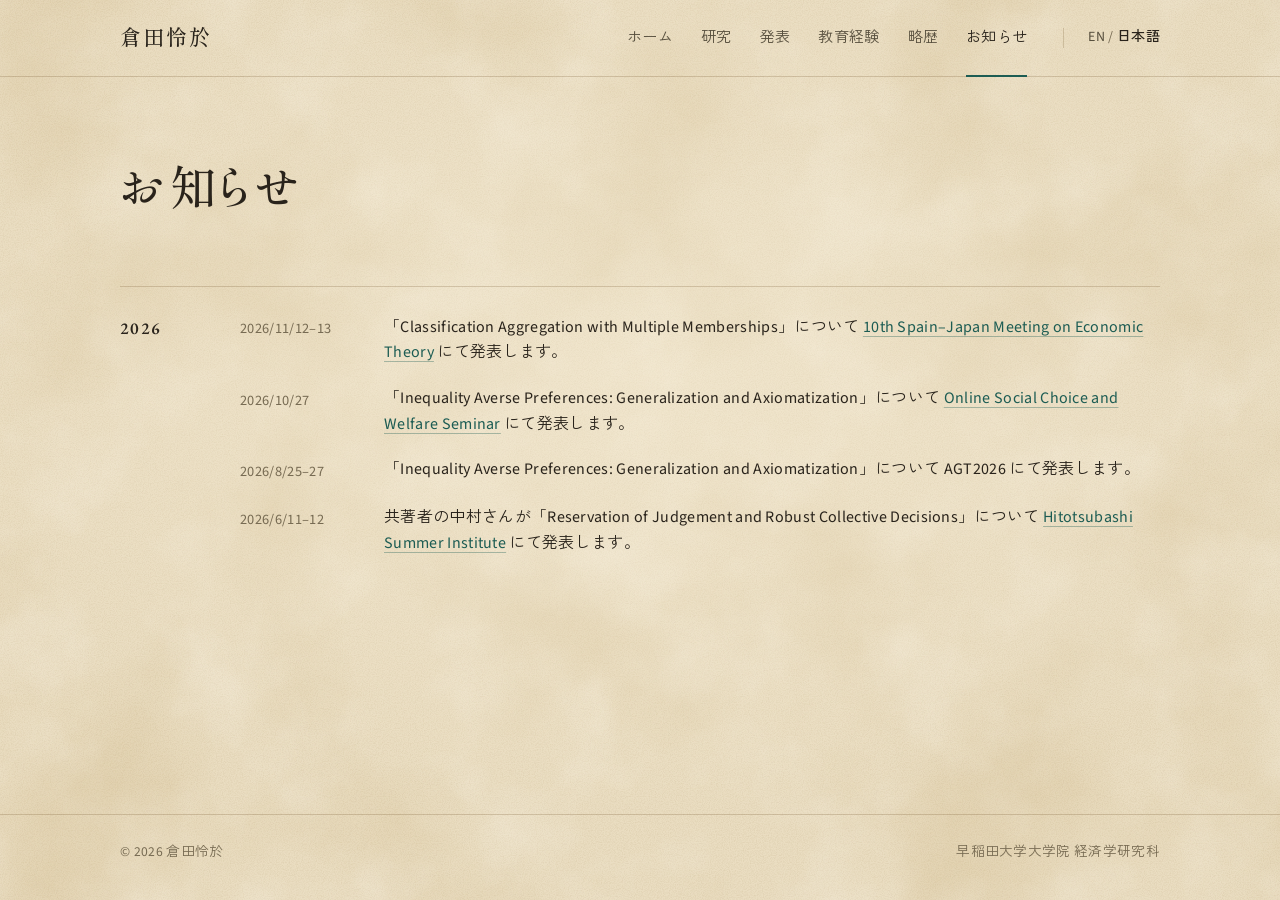
<file: ja/news.html>
<!DOCTYPE html>
<html lang="ja">
<head>
<meta charset="utf-8">
<meta name="viewport" content="width=device-width, initial-scale=1">
<script>document.documentElement.classList.add("js")</script>

<!-- Google tag (gtag.js) -->
<script async src="https://www.googletagmanager.com/gtag/js?id=G-7NZNYGT5GE"></script>
<script>
  window.dataLayer = window.dataLayer || [];
  function gtag(){dataLayer.push(arguments);}
  gtag('js', new Date());
  gtag('config', 'G-7NZNYGT5GE');
</script>

<title>お知らせ — 倉田怜於</title>
<meta name="description" content="倉田怜於のお知らせ・更新履歴。">
<link rel="canonical" href="https://leokurata.github.io/ja/news.html">
<link rel="alternate" hreflang="en" href="https://leokurata.github.io/news.html">
<link rel="alternate" hreflang="ja" href="https://leokurata.github.io/ja/news.html">
<link rel="alternate" hreflang="x-default" href="https://leokurata.github.io/news.html">

<link rel="icon" type="image/svg+xml" href="../assets/img/favicon.svg">
<meta name="theme-color" content="#E6D6B4">

<link rel="preconnect" href="https://fonts.googleapis.com">
<link rel="preconnect" href="https://fonts.gstatic.com" crossorigin>
<link href="https://fonts.googleapis.com/css2?family=EB+Garamond:ital,wght@0,400;0,500;0,600;1,400&family=Source+Sans+3:ital,wght@0,400;0,500;0,600;1,400&family=Shippori+Mincho:wght@500;600&family=Zen+Kaku+Gothic+New:wght@400;500;700&display=swap" rel="stylesheet">
<link rel="stylesheet" href="../assets/css/style.css">
</head>

<body>
<a class="skip" href="#content">本文へ移動</a>

<header class="site-header">
  <div class="wrap header-inner">
    <a class="wordmark" href="index.html">倉田怜於</a>
    <nav class="site-nav" aria-label="メイン">
      <a href="index.html">ホーム</a>
      <a href="research.html">研究</a>
      <a href="presentations.html">発表</a>
      <a href="teaching.html">教育経験</a>
      <a href="education.html">略歴</a>
      <a href="news.html" aria-current="page">お知らせ</a>
    </nav>
    <p class="lang-switch"><a href="../news.html" hreflang="en" lang="en">EN</a> / <strong>日本語</strong></p>
  </div>
</header>

<main id="content" class="wrap page">

  <header class="page-head">
    <h1 class="page-title">お知らせ</h1>
  </header>

  <!-- assets/js/news-data.js から自動生成されます。ここを編集する必要はありません。 -->
  <div id="news-archive"></div>

</main>

<footer class="site-footer">
  <div class="wrap footer-inner">
    <p>© <span data-year>2026</span> 倉田怜於</p>
    <p>早稲田大学大学院 経済学研究科</p>
  </div>
</footer>

<script src="../assets/js/main.js" defer></script>
<script src="../assets/js/news-data.js"></script>
<script src="../assets/js/news.js"></script>
</body>
</html>
</file>
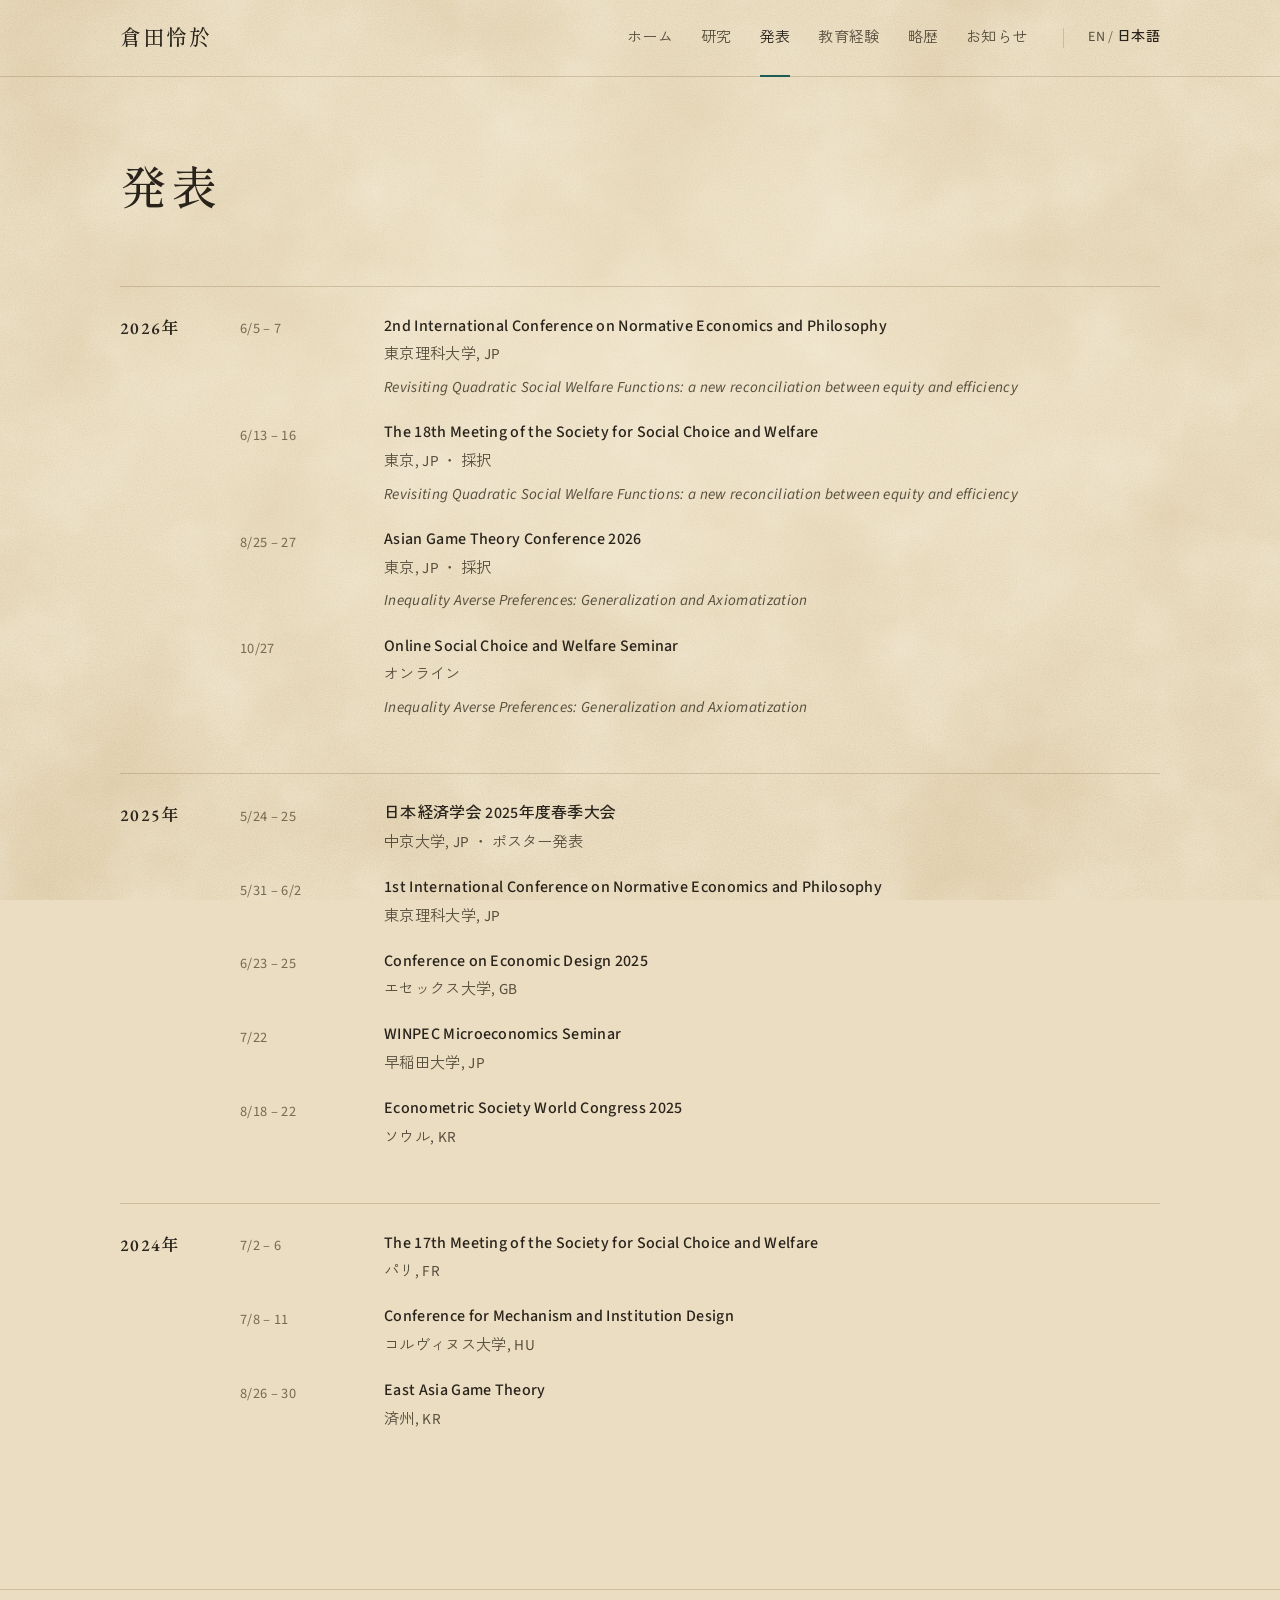
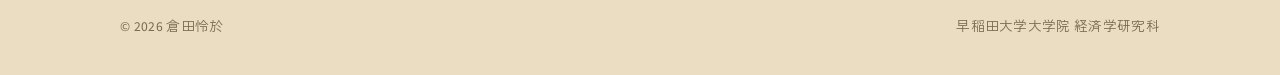
<file: ja/presentations.html>
<!DOCTYPE html>
<html lang="ja">
<head>
<meta charset="utf-8">
<meta name="viewport" content="width=device-width, initial-scale=1">
<script>document.documentElement.classList.add("js")</script>

<!-- Google tag (gtag.js) -->
<script async src="https://www.googletagmanager.com/gtag/js?id=G-7NZNYGT5GE"></script>
<script>
  window.dataLayer = window.dataLayer || [];
  function gtag(){dataLayer.push(arguments);}
  gtag('js', new Date());
  gtag('config', 'G-7NZNYGT5GE');
</script>

<title>発表 — 倉田怜於</title>
<meta name="description" content="倉田怜於（早稲田大学）の学会・セミナー発表。">
<link rel="canonical" href="https://leokurata.github.io/ja/presentations.html">
<link rel="alternate" hreflang="en" href="https://leokurata.github.io/presentations.html">
<link rel="alternate" hreflang="ja" href="https://leokurata.github.io/ja/presentations.html">
<link rel="alternate" hreflang="x-default" href="https://leokurata.github.io/presentations.html">

<link rel="icon" type="image/svg+xml" href="../assets/img/favicon.svg">
<meta name="theme-color" content="#E6D6B4">

<link rel="preconnect" href="https://fonts.googleapis.com">
<link rel="preconnect" href="https://fonts.gstatic.com" crossorigin>
<link href="https://fonts.googleapis.com/css2?family=EB+Garamond:ital,wght@0,400;0,500;0,600;1,400&family=Source+Sans+3:ital,wght@0,400;0,500;0,600;1,400&family=Shippori+Mincho:wght@500;600&family=Zen+Kaku+Gothic+New:wght@400;500;700&display=swap" rel="stylesheet">
<link rel="stylesheet" href="../assets/css/style.css">
</head>

<body>
<a class="skip" href="#content">本文へ移動</a>

<header class="site-header">
  <div class="wrap header-inner">
    <a class="wordmark" href="index.html">倉田怜於</a>
    <nav class="site-nav" aria-label="メイン">
      <a href="index.html">ホーム</a>
      <a href="research.html">研究</a>
      <a href="presentations.html" aria-current="page">発表</a>
      <a href="teaching.html">教育経験</a>
      <a href="education.html">略歴</a>
      <a href="news.html">お知らせ</a>
    </nav>
    <p class="lang-switch"><a href="../presentations.html" hreflang="en" lang="en">EN</a> / <strong>日本語</strong></p>
  </div>
</header>

<main id="content" class="wrap page">

  <header class="page-head">
    <h1 class="page-title">発表</h1>
  </header>

  <section class="block dated">
    <h2 class="block-title">2026年</h2>
    <div class="block-body">
      <ol class="entries">
        <li class="entry">
          <span class="entry-date">6/5 – 7</span>
          <div>
            <p class="entry-title">2nd International Conference on Normative Economics and Philosophy</p>
            <p class="entry-note">東京理科大学, JP</p>
            <p class="entry-paper">Revisiting Quadratic Social Welfare Functions: a new reconciliation between equity and efficiency</p>
          </div>
        </li>
        <li class="entry">
          <span class="entry-date">6/13 – 16</span>
          <div>
            <p class="entry-title">The 18th Meeting of the Society for Social Choice and Welfare</p>
            <p class="entry-note">東京, JP ・ 採択</p>
            <p class="entry-paper">Revisiting Quadratic Social Welfare Functions: a new reconciliation between equity and efficiency</p>
          </div>
        </li>
        <li class="entry">
          <span class="entry-date">8/25 – 27</span>
          <div>
            <p class="entry-title">Asian Game Theory Conference 2026</p>
            <p class="entry-note">東京, JP ・ 採択</p>
            <p class="entry-paper">Inequality Averse Preferences: Generalization and Axiomatization</p>
          </div>
        </li>
        <li class="entry">
          <span class="entry-date">10/27</span>
          <div>
            <p class="entry-title">Online Social Choice and Welfare Seminar</p>
            <p class="entry-note">オンライン</p>
            <p class="entry-paper">Inequality Averse Preferences: Generalization and Axiomatization</p>
          </div>
        </li>
      </ol>
    </div>
  </section>

  <section class="block dated">
    <h2 class="block-title">2025年</h2>
    <div class="block-body">
      <ol class="entries">
        <li class="entry">
          <span class="entry-date">5/24 – 25</span>
          <div>
            <p class="entry-title">日本経済学会 2025年度春季大会</p>
            <p class="entry-note">中京大学, JP ・ ポスター発表</p>
          </div>
        </li>
        <li class="entry">
          <span class="entry-date">5/31 – 6/2</span>
          <div>
            <p class="entry-title">1st International Conference on Normative Economics and Philosophy</p>
            <p class="entry-note">東京理科大学, JP</p>
          </div>
        </li>
        <li class="entry">
          <span class="entry-date">6/23 – 25</span>
          <div>
            <p class="entry-title">Conference on Economic Design 2025</p>
            <p class="entry-note">エセックス大学, GB</p>
          </div>
        </li>
        <li class="entry">
          <span class="entry-date">7/22</span>
          <div>
            <p class="entry-title">WINPEC Microeconomics Seminar</p>
            <p class="entry-note">早稲田大学, JP</p>
          </div>
        </li>
        <li class="entry">
          <span class="entry-date">8/18 – 22</span>
          <div>
            <p class="entry-title">Econometric Society World Congress 2025</p>
            <p class="entry-note">ソウル, KR</p>
          </div>
        </li>
      </ol>
    </div>
  </section>

  <section class="block dated">
    <h2 class="block-title">2024年</h2>
    <div class="block-body">
      <ol class="entries">
        <li class="entry">
          <span class="entry-date">7/2 – 6</span>
          <div>
            <p class="entry-title">The 17th Meeting of the Society for Social Choice and Welfare</p>
            <p class="entry-note">パリ, FR</p>
          </div>
        </li>
        <li class="entry">
          <span class="entry-date">7/8 – 11</span>
          <div>
            <p class="entry-title">Conference for Mechanism and Institution Design</p>
            <p class="entry-note">コルヴィヌス大学, HU</p>
          </div>
        </li>
        <li class="entry">
          <span class="entry-date">8/26 – 30</span>
          <div>
            <p class="entry-title">East Asia Game Theory</p>
            <p class="entry-note">済州, KR</p>
          </div>
        </li>
      </ol>
    </div>
  </section>

</main>

<footer class="site-footer">
  <div class="wrap footer-inner">
    <p>© <span data-year>2026</span> 倉田怜於</p>
    <p>早稲田大学大学院 経済学研究科</p>
  </div>
</footer>

<script src="../assets/js/main.js" defer></script>
</body>
</html>
</file>
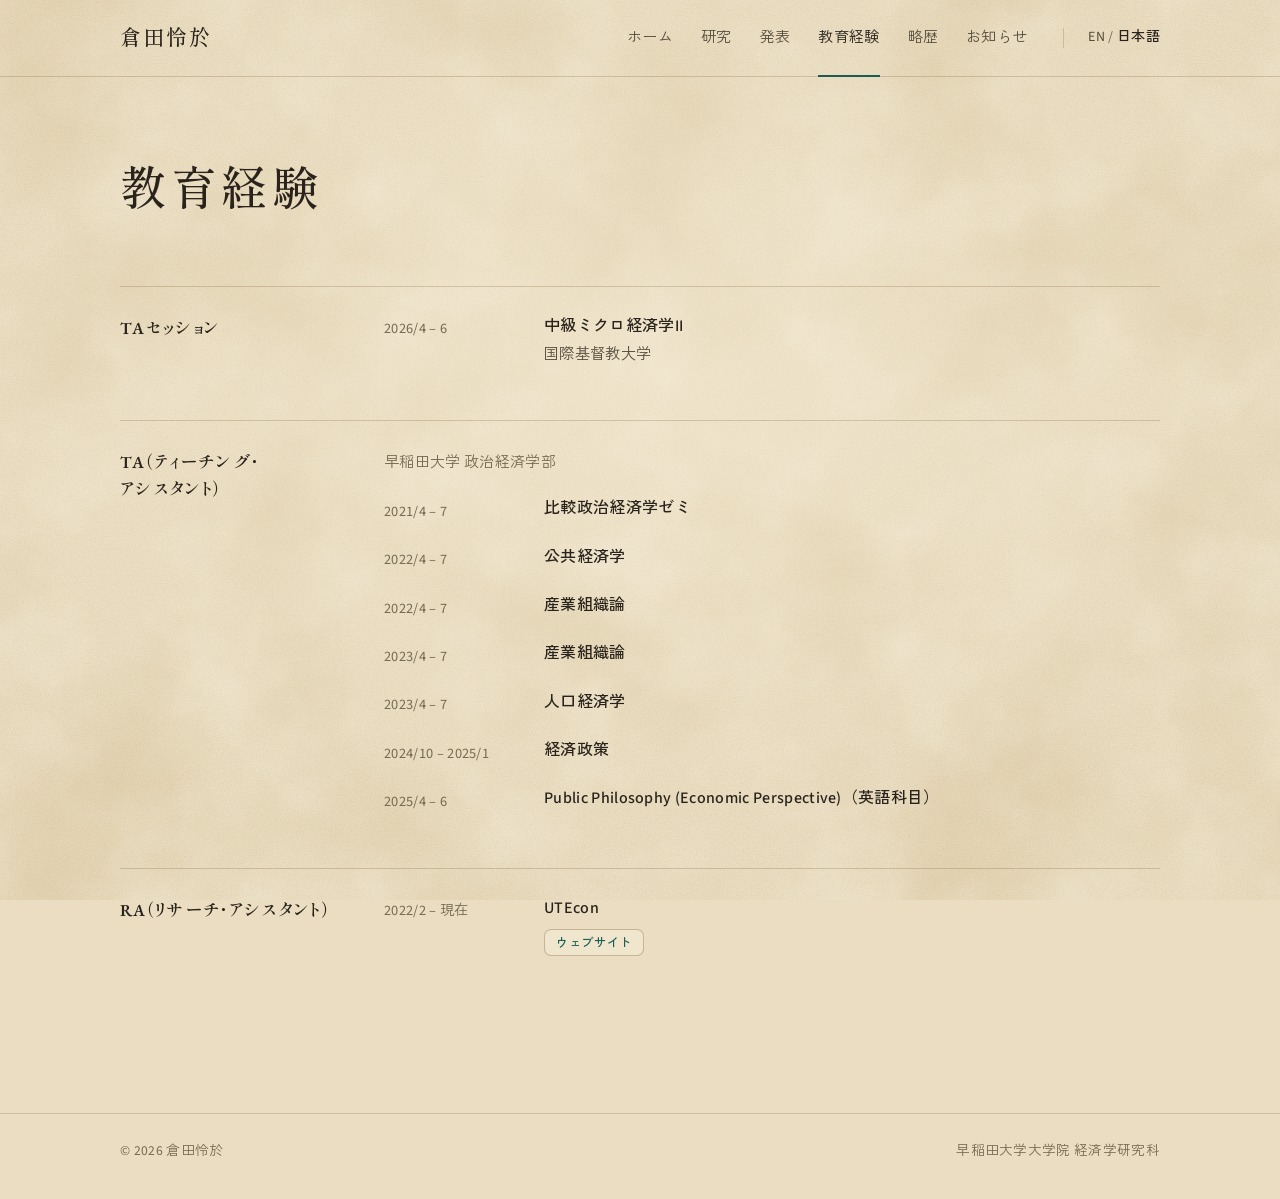
<file: ja/teaching.html>
<!DOCTYPE html>
<html lang="ja">
<head>
<meta charset="utf-8">
<meta name="viewport" content="width=device-width, initial-scale=1">
<script>document.documentElement.classList.add("js")</script>

<!-- Google tag (gtag.js) -->
<script async src="https://www.googletagmanager.com/gtag/js?id=G-7NZNYGT5GE"></script>
<script>
  window.dataLayer = window.dataLayer || [];
  function gtag(){dataLayer.push(arguments);}
  gtag('js', new Date());
  gtag('config', 'G-7NZNYGT5GE');
</script>

<title>教育経験 — 倉田怜於</title>
<meta name="description" content="倉田怜於（早稲田大学）のTA・RAの経験。">
<link rel="canonical" href="https://leokurata.github.io/ja/teaching.html">
<link rel="alternate" hreflang="en" href="https://leokurata.github.io/teaching.html">
<link rel="alternate" hreflang="ja" href="https://leokurata.github.io/ja/teaching.html">
<link rel="alternate" hreflang="x-default" href="https://leokurata.github.io/teaching.html">

<link rel="icon" type="image/svg+xml" href="../assets/img/favicon.svg">
<meta name="theme-color" content="#E6D6B4">

<link rel="preconnect" href="https://fonts.googleapis.com">
<link rel="preconnect" href="https://fonts.gstatic.com" crossorigin>
<link href="https://fonts.googleapis.com/css2?family=EB+Garamond:ital,wght@0,400;0,500;0,600;1,400&family=Source+Sans+3:ital,wght@0,400;0,500;0,600;1,400&family=Shippori+Mincho:wght@500;600&family=Zen+Kaku+Gothic+New:wght@400;500;700&display=swap" rel="stylesheet">
<link rel="stylesheet" href="../assets/css/style.css">
</head>

<body>
<a class="skip" href="#content">本文へ移動</a>

<header class="site-header">
  <div class="wrap header-inner">
    <a class="wordmark" href="index.html">倉田怜於</a>
    <nav class="site-nav" aria-label="メイン">
      <a href="index.html">ホーム</a>
      <a href="research.html">研究</a>
      <a href="presentations.html">発表</a>
      <a href="teaching.html" aria-current="page">教育経験</a>
      <a href="education.html">略歴</a>
      <a href="news.html">お知らせ</a>
    </nav>
    <p class="lang-switch"><a href="../teaching.html" hreflang="en" lang="en">EN</a> / <strong>日本語</strong></p>
  </div>
</header>

<main id="content" class="wrap page">

  <header class="page-head">
    <h1 class="page-title">教育経験</h1>
  </header>

  <section class="block">
    <h2 class="block-title">TAセッション</h2>
    <div class="block-body">
      <ol class="entries">
        <li class="entry">
          <span class="entry-date">2026/4 – 6</span>
          <div>
            <p class="entry-title">中級ミクロ経済学II</p>
            <p class="entry-note">国際基督教大学</p>
          </div>
        </li>
      </ol>
    </div>
  </section>

  <section class="block">
    <h2 class="block-title">TA（ティーチング・<wbr>アシスタント）</h2>
    <div class="block-body">
      <p class="block-note">早稲田大学 政治経済学部</p>
      <ol class="entries">
        <li class="entry">
          <span class="entry-date">2021/4 – 7</span>
          <div><p class="entry-title">比較政治経済学ゼミ</p></div>
        </li>
        <li class="entry">
          <span class="entry-date">2022/4 – 7</span>
          <div><p class="entry-title">公共経済学</p></div>
        </li>
        <li class="entry">
          <span class="entry-date">2022/4 – 7</span>
          <div><p class="entry-title">産業組織論</p></div>
        </li>
        <li class="entry">
          <span class="entry-date">2023/4 – 7</span>
          <div><p class="entry-title">産業組織論</p></div>
        </li>
        <li class="entry">
          <span class="entry-date">2023/4 – 7</span>
          <div><p class="entry-title">人口経済学</p></div>
        </li>
        <li class="entry">
          <span class="entry-date">2024/10 – 2025/1</span>
          <div><p class="entry-title">経済政策</p></div>
        </li>
        <li class="entry">
          <span class="entry-date">2025/4 – 6</span>
          <div><p class="entry-title">Public Philosophy (Economic Perspective)（英語科目）</p></div>
        </li>
      </ol>
    </div>
  </section>

  <section class="block">
    <h2 class="block-title">RA（リサーチ・<wbr>アシスタント）</h2>
    <div class="block-body">
      <ol class="entries">
        <li class="entry">
          <span class="entry-date">2022/2 – 現在</span>
          <div>
            <p class="entry-title">UTEcon</p>
            <a class="btn" href="https://utecon.net/">ウェブサイト</a>
          </div>
        </li>
      </ol>
    </div>
  </section>

</main>

<footer class="site-footer">
  <div class="wrap footer-inner">
    <p>© <span data-year>2026</span> 倉田怜於</p>
    <p>早稲田大学大学院 経済学研究科</p>
  </div>
</footer>

<script src="../assets/js/main.js" defer></script>
</body>
</html>
</file>
<file: assets/css/style.css>
/* =========================================================================
   Leo Kurata — stylesheet

   Type    EB Garamond / Shippori Mincho ... name and titles
           Source Sans 3 / Zen Kaku Gothic New ... body text and UI
   Colour  mottled parchment paper, warm brown-black ink, one deep teal
   Grid    one label column (--label) shared by every page, so the home
           portrait, section titles and dates all hang from the same line
   ========================================================================= */

:root {
  --paper:    #EADDC1;
  --paper-2:  #DCC9A3;
  --ink:      #29231B;
  --ink-2:    #564E3D;
  --ink-3:    #766A52;
  --rule:     rgba(105, 76, 34, 0.22);
  --accent:   #1C5C53;
  --accent-2: #2C8076;

  --serif: "EB Garamond", "Shippori Mincho", "Hiragino Mincho ProN", "Yu Mincho", Georgia, serif;
  --sans:  "Source Sans 3", "Zen Kaku Gothic New", "Hiragino Sans", "Yu Gothic", system-ui, sans-serif;

  --wrap:   1040px;
  --gutter: clamp(20px, 5vw, 48px);
  --label:  13.5rem;
  --gap:    3rem;
  --year:   4.5rem;   /* narrow title column on year-by-year pages */
}

/* ---------- base ---------- */
*, *::before, *::after { box-sizing: border-box; }
html { -webkit-text-size-adjust: 100%; }

body {
  margin: 0;
  min-height: 100vh;
  display: flex;
  flex-direction: column;
  background-color: var(--paper);
  color: var(--ink);
  font-family: var(--sans);
  font-size: 1.125rem;
  line-height: 1.6;
  -webkit-font-smoothing: antialiased;
  text-rendering: optimizeLegibility;
}
main { flex: 1 0 auto; }

/* The paper itself, fixed behind the page:
   a pale centre, darker toasted edges, cloudy mottling, and fine fibre.
   The textures are SVG noise filters, so there is no image to download. */
body::before {
  content: "";
  position: fixed;
  inset: 0;
  z-index: -1;
  pointer-events: none;
  background-image:
    radial-gradient(ellipse 85% 70% at 50% 42%, rgba(250, 242, 222, 0.4), rgba(250, 242, 222, 0) 70%),
    radial-gradient(ellipse 130% 110% at 50% 50%, rgba(140, 96, 38, 0) 55%, rgba(140, 96, 38, 0.08) 100%),
    url("data:image/svg+xml,%3Csvg xmlns='http://www.w3.org/2000/svg' width='900' height='900'%3E%3Cfilter id='f' x='0' y='0' width='100%25' height='100%25'%3E%3CfeTurbulence type='fractalNoise' baseFrequency='0.006' numOctaves='5' seed='11' stitchTiles='stitch'/%3E%3CfeColorMatrix values='0 0 0 0 0.50 0 0 0 0 0.34 0 0 0 0 0.12 0.42 0 0 0 -0.19'/%3E%3C/filter%3E%3Crect width='900' height='900' filter='url(%23f)'/%3E%3C/svg%3E"),
    url("data:image/svg+xml,%3Csvg xmlns='http://www.w3.org/2000/svg' width='700' height='700'%3E%3Cfilter id='f' x='0' y='0' width='100%25' height='100%25'%3E%3CfeTurbulence type='fractalNoise' baseFrequency='0.011' numOctaves='4' seed='4' stitchTiles='stitch'/%3E%3CfeColorMatrix values='0 0 0 0 1 0 0 0 0 0.98 0 0 0 0 0.92 0 -0.5 0 0 0.27'/%3E%3C/filter%3E%3Crect width='700' height='700' filter='url(%23f)'/%3E%3C/svg%3E"),
    url("data:image/svg+xml,%3Csvg xmlns='http://www.w3.org/2000/svg' width='260' height='260'%3E%3Cfilter id='f' x='0' y='0' width='100%25' height='100%25'%3E%3CfeTurbulence type='fractalNoise' baseFrequency='0.85' numOctaves='2' seed='2' stitchTiles='stitch'/%3E%3CfeColorMatrix values='0 0 0 0 0.36 0 0 0 0 0.25 0 0 0 0 0.10 0.28 0 0 0 -0.105'/%3E%3C/filter%3E%3Crect width='260' height='260' filter='url(%23f)'/%3E%3C/svg%3E");
  background-size: 100% 100%, 100% 100%, 900px 900px, 700px 700px, 260px 260px;
}

html:lang(ja) body {
  font-size: 1rem;
  line-height: 1.85;
  letter-spacing: 0.02em;
}

p { margin: 0; }
img { display: block; max-width: 100%; height: auto; }
em { font-style: italic; }

a {
  color: var(--accent);
  text-decoration: underline;
  text-decoration-thickness: 1px;
  text-decoration-color: rgba(28, 92, 83, 0.35);
  text-underline-offset: 0.22em;
  transition: color 0.15s ease, text-decoration-color 0.15s ease;
}
a:hover { color: var(--accent-2); text-decoration-color: currentColor; }

/* external links in running text get a small arrow outside the underline */
a.ext::after {
  content: "\2197";
  display: inline-block;
  margin-left: 0.2em;
  font-size: 0.78em;
  text-decoration: none;
}

::selection { background: rgba(28, 92, 83, 0.18); }
:focus-visible { outline: 2px solid var(--accent); outline-offset: 3px; border-radius: 1px; }

.skip { position: absolute; left: -9999px; }
.skip:focus {
  left: 1rem; top: 1rem; z-index: 10;
  padding: 0.5rem 0.9rem;
  background: var(--ink); color: var(--paper);
  text-decoration: none;
}

.wrap {
  width: 100%;
  max-width: calc(var(--wrap) + 2 * var(--gutter));
  margin: 0 auto;
  padding: 0 var(--gutter);
}

/* ---------- boxed link buttons (papers, profiles, "all news" …) ---------- */
.btn,
.paper-actions > a {
  display: inline-block;
  padding: 0.55em 0.9em 0.5em;
  border: 1px solid rgba(105, 76, 34, 0.32);
  border-radius: 7px;
  background: rgba(255, 250, 238, 0.28);
  color: var(--accent);
  font-size: 0.72rem;
  font-weight: 500;
  line-height: 1;
  letter-spacing: 0.08em;
  text-transform: uppercase;
  text-decoration: none;
  white-space: nowrap;
  transition: background-color 0.15s ease, border-color 0.15s ease, color 0.15s ease;
}
.btn:hover,
.paper-actions > a:hover {
  border-color: var(--accent);
  background: rgba(28, 92, 83, 0.08);
  color: var(--accent);
}
html:lang(ja) .btn,
html:lang(ja) .paper-actions > a { font-size: 0.78rem; letter-spacing: 0.05em; }

/* =========================================================================
   Header — name on the left, tabs on the right; the active tab's teal
   underline sits exactly on the header's hairline.
   ========================================================================= */
.site-header { border-bottom: 1px solid var(--rule); }

.header-inner {
  display: flex;
  align-items: stretch;
  gap: 2.25rem;
  min-height: 76px;
}

.wordmark {
  align-self: center;
  margin-right: auto;
  font-family: var(--serif);
  font-weight: 500;
  font-size: 1.45rem;
  line-height: 1;
  color: var(--ink);
  text-decoration: none;
  white-space: nowrap;
}
.wordmark:hover { color: var(--ink); }
html:lang(ja) .wordmark { font-size: 1.3rem; letter-spacing: 0.1em; }

.site-nav { display: flex; gap: 1.75rem; }
.site-nav a {
  position: relative;
  display: flex;
  align-items: center;
  font-size: 0.9375rem;
  color: var(--ink-2);
  text-decoration: none;
  white-space: nowrap;
}
.site-nav a:hover,
.site-nav a[aria-current="page"] { color: var(--ink); }
.site-nav a[aria-current="page"]::after {
  content: "";
  position: absolute;
  left: 0; right: 0; bottom: -1px;
  height: 2px;
  background: var(--accent);
}

.lang-switch {
  align-self: center;
  padding-left: 1.5rem;
  border-left: 1px solid var(--rule);
  font-size: 0.875rem;
  line-height: 1.4;
  color: var(--ink-3);
  white-space: nowrap;
}
.lang-switch strong { font-weight: 500; color: var(--ink); }
.lang-switch a { color: var(--ink-2); text-decoration: none; }
.lang-switch a:hover { color: var(--accent); }

/* =========================================================================
   Home
   ========================================================================= */
.home { padding-top: clamp(48px, 9vw, 104px); padding-bottom: 96px; }

.intro {
  display: grid;
  grid-template-columns: var(--label) minmax(0, 1fr);
  gap: 0 var(--gap);
  align-items: start;
}

/* the photo is mounted like an old print: a fine outer rule, a pale mat,
   a hairline around the picture and a soft shadow underneath.
   No filters — the photo keeps its original colour and contrast. */
.portrait {
  margin: 0;
  padding: 7px;
  border: 1px solid rgba(105, 76, 34, 0.36);
  border-radius: 2px;
  background: rgba(252, 247, 233, 0.62);
  box-shadow:
    0 1px 2px rgba(70, 46, 16, 0.10),
    0 12px 24px -14px rgba(70, 46, 16, 0.38);
}
.portrait img {
  width: 100%;
  aspect-ratio: 6 / 7;
  object-fit: cover;
  object-position: 50% 30%;
  background: var(--paper-2);
  box-shadow: 0 0 0 1px rgba(105, 76, 34, 0.26);
}

.name {
  margin: -0.06em 0 0;
  font-family: var(--serif);
  font-weight: 500;
  font-size: clamp(2.6rem, 5.4vw, 3.8rem);
  line-height: 1.02;
  letter-spacing: -0.012em;
  text-wrap: balance;
}
.name-alt {
  display: block;
  margin-top: 0.85rem;
  font-size: 1rem;
  line-height: 1.4;
  letter-spacing: 0.24em;
  color: var(--ink-3);
}
html:lang(ja) .name { font-size: clamp(2.3rem, 4.8vw, 3.3rem); letter-spacing: 0.08em; }
html:lang(ja) .name-alt { font-size: 1.1rem; letter-spacing: 0.06em; }

.position {
  margin-top: 1.6rem;
  font-size: 1rem;
  line-height: 1.6;
  color: var(--ink-2);
}

.bio { margin-top: 2.1rem; max-width: 34em; }
.bio p { font-size: 1.125rem; line-height: 1.7; }
.bio p + p { margin-top: 0.9em; }
html:lang(ja) .bio p { font-size: 1.0625rem; line-height: 1.95; }

.facts {
  display: grid;
  grid-template-columns: 7rem minmax(0, 1fr);
  max-width: 40em;
  margin: 2.6rem 0 0;
  border-top: 1px solid var(--rule);
}
.facts dt,
.facts dd {
  margin: 0;
  padding: 0.75rem 0;
  border-bottom: 1px solid var(--rule);
}
.facts dt { font-size: 0.875rem; color: var(--ink-3); padding-top: 0.85rem; }
.facts dd { font-size: 0.975rem; }

.profiles {
  display: flex;
  flex-wrap: wrap;
  gap: 0.5rem;
  margin-top: 1.6rem;
}

.home .block { margin-top: clamp(64px, 9vw, 112px); }
.home .block + .block { margin-top: 0; }
.more-link {
  display: inline-block;
  margin-top: 1.3rem;
  font-size: 0.875rem;
  color: var(--ink-3);
  text-decoration-color: var(--rule);
}
.more-link:hover { color: var(--accent); text-decoration-color: currentColor; }

/* secondary details on the home page, kept quiet */
.block.quiet { padding-bottom: 0; }
.block.quiet .block-title { font-size: 1.05rem; color: var(--ink-2); }
html:lang(ja) .block.quiet .block-title { font-size: 0.95rem; }
.small-facts {
  display: grid;
  grid-template-columns: 6.5rem minmax(0, 1fr);
  gap: 0.35rem 1.5rem;
  margin: 0;
  font-size: 0.9rem;
  color: var(--ink-2);
}
.small-facts dt { color: var(--ink-3); }
.small-facts dd { margin: 0; }

/* =========================================================================
   Inner pages
   ========================================================================= */
.page { padding-top: clamp(40px, 7vw, 88px); padding-bottom: 104px; }

.page-head {
  display: grid;
  grid-template-columns: var(--label) minmax(0, 1fr);
  gap: 0 var(--gap);
  margin-bottom: clamp(40px, 6vw, 72px);
}
.page-title {
  grid-column: 1 / -1;
  margin: 0;
  font-family: var(--serif);
  font-size: clamp(2.5rem, 5vw, 3.5rem);
  font-weight: 500;
  line-height: 1.05;
  letter-spacing: -0.008em;
}
html:lang(ja) .page-title { font-size: clamp(2.1rem, 4.2vw, 2.9rem); letter-spacing: 0.1em; font-feature-settings: "palt"; }

.page-lead { grid-column: 2; margin-top: 1.6rem; max-width: 36em; }
.page-lead p { font-size: 1.125rem; line-height: 1.7; }
.page-lead p + p { margin-top: 0.9em; }
html:lang(ja) .page-lead p { font-size: 1.0625rem; line-height: 1.95; }

.page-lead .keywords { margin-top: 1.4rem; font-size: 0.95rem; color: var(--ink-2); }
.keywords span { margin-right: 0.6em; color: var(--ink-3); }

/* a section: title in the label column, content on the right */
.block {
  display: grid;
  grid-template-columns: var(--label) minmax(0, 1fr);
  gap: 0 var(--gap);
  padding: 1.75rem 0 3.25rem;
  border-top: 1px solid var(--rule);
}
.block-title {
  position: sticky;
  top: 1.5rem;
  align-self: start;
  margin: 0;
  font-family: var(--serif);
  font-size: 1.3rem;
  font-weight: 500;
  line-height: 1.3;
}
html:lang(ja) .block-title { font-size: 1.05rem; font-weight: 600; letter-spacing: 0.08em; line-height: 1.6; font-feature-settings: "palt"; word-break: keep-all; }
.block-body { min-width: 0; }
.block-note { margin-bottom: 1.25rem; font-size: 0.9375rem; color: var(--ink-3); }

/* ---------- papers ---------- */
.papers { list-style: none; margin: 0; padding: 0; }
.paper + .paper { margin-top: 2.25rem; }

.paper-title {
  margin: 0;
  font-family: var(--serif);
  font-size: 1.3rem;
  font-weight: 500;
  line-height: 1.3;
  text-wrap: pretty;
}
html:lang(ja) .paper-title { letter-spacing: 0; }
.paper-meta { margin-top: 0.3rem; font-size: 0.975rem; color: var(--ink-2); }
.status { font-weight: 500; color: var(--accent); }

.paper-actions {
  display: flex;
  flex-wrap: wrap;
  gap: 0.5rem;
  margin-top: 0.75rem;
}

/* Abstract / Appendix toggles sit on their own line under the buttons,
   so opening one never moves the label you just clicked. */
.paper-more { margin-top: 0.6rem; }
.paper-more details + details { margin-top: 0.35rem; }
.paper-more summary {
  display: inline-flex;
  align-items: center;
  gap: 0.5em;
  list-style: none;
  cursor: pointer;
  color: var(--ink-2);
  font-size: 0.72rem;
  font-weight: 500;
  line-height: 1.6;
  letter-spacing: 0.08em;
  text-transform: uppercase;
  user-select: none;
}
html:lang(ja) .paper-more summary { font-size: 0.78rem; letter-spacing: 0.05em; }
.paper-more summary::-webkit-details-marker { display: none; }
.paper-more summary::before { content: "+"; width: 0.7em; font-size: 1.25em; line-height: 1; color: var(--accent); }
.paper-more details[open] > summary::before { content: "\2212"; }
.paper-more summary:hover { color: var(--accent); }

.abstract {
  max-width: 40em;
  margin: 0.5rem 0 0.9rem;
  padding-left: 1rem;
  border-left: 2px solid var(--rule);
  font-size: 1rem;
  line-height: 1.68;
  color: var(--ink-2);
}
html:lang(ja) .abstract { letter-spacing: 0; }

/* ---------- dated entries (talks, teaching, education, news) ---------- */
.entries { list-style: none; margin: 0; padding: 0; }
.entry {
  display: grid;
  grid-template-columns: 8.5rem minmax(0, 1fr);
  gap: 0 1.5rem;
}
.entry + .entry { margin-top: 1.25rem; }
.entry-date {
  padding-top: 0.12em;
  font-size: 0.9rem;
  font-variant-numeric: tabular-nums;
  color: var(--ink-3);
}
.entry-title { font-weight: 500; line-height: 1.45; }
.entry-note  { margin-top: 0.15rem; font-size: 0.95rem; color: var(--ink-2); }
.entry-paper { margin-top: 0.3rem; font-size: 0.95rem; font-style: italic; color: var(--ink-2); }
.entry-text  { line-height: 1.6; }
.entry .btn  { margin-top: 0.55rem; }

/* Year-by-year sections (presentations, news): the year and the dates
   together fill the usual label column, so the entry text starts on the
   same line as everywhere else and gets the full remaining width. */
.block.dated { grid-template-columns: var(--year) minmax(0, 1fr); }
.block.dated .entry { grid-template-columns: calc(var(--label) - var(--year) - 1.5rem) minmax(0, 1fr); }

/* ---------- plain lists (work in progress) ---------- */
.plain-list { list-style: none; margin: 0; padding: 0; }
.plain-list li + li { margin-top: 1.25rem; }
.plain-list .title { display: block; font-family: var(--serif); font-size: 1.2rem; font-weight: 500; line-height: 1.35; }
html:lang(ja) .plain-list .title { letter-spacing: 0; }
.plain-list .with  { display: block; margin-top: 0.15rem; font-size: 0.95rem; color: var(--ink-2); }

/* math shouldn't push the layout sideways */
mjx-container { max-width: 100%; overflow-x: auto; overflow-y: hidden; }

/* =========================================================================
   Footer
   ========================================================================= */
.site-footer { border-top: 1px solid var(--rule); }
.footer-inner {
  display: flex;
  flex-wrap: wrap;
  justify-content: space-between;
  gap: 0.4rem 2rem;
  padding-top: 1.5rem;
  padding-bottom: 2.25rem;
  font-size: 0.85rem;
  color: var(--ink-3);
}

/* =========================================================================
   Fade-in on scroll. Sections start hidden only when the small inline
   script in <head> has marked <html class="js">, and never with reduced
   motion; main.js then adds .in as each section comes into view.
   ========================================================================= */
@media (prefers-reduced-motion: no-preference) {
  .js .intro,
  .js .page-head,
  .js .block { opacity: 0; transform: translateY(12px); }
  .js .intro.in,
  .js .page-head.in,
  .js .block.in {
    opacity: 1;
    transform: none;
    transition: opacity 0.7s ease, transform 0.7s ease;
  }
}

/* =========================================================================
   Smaller screens
   ========================================================================= */
@media (max-width: 960px) {
  :root { --label: 10rem; --gap: 2.25rem; --year: 4rem; }
  .site-nav { gap: 1.35rem; }
}

@media (max-width: 820px) {
  .header-inner {
    flex-wrap: wrap;
    gap: 0;
    min-height: 0;
    padding-top: 1.1rem;
  }
  .lang-switch { padding-left: 0; border-left: 0; }
  .site-nav {
    order: 3;
    flex-basis: 100%;
    gap: 1.4rem;
    margin: 0.6rem calc(-1 * var(--gutter)) 0;
    padding: 0 var(--gutter);
    overflow-x: auto;
    scrollbar-width: none;
  }
  .site-nav::-webkit-scrollbar { display: none; }
  .site-nav a { padding: 0.55rem 0 0.75rem; }
}

@media (max-width: 680px) {
  body { font-size: 1rem; }
  .intro,
  .page-head,
  .block,
  .block.dated { grid-template-columns: minmax(0, 1fr); }
  .portrait { width: 8.5rem; margin-bottom: 2rem; }
  .page-lead { grid-column: 1; }
  .block-title { position: static; margin-bottom: 1.1rem; }
  .entry,
  .block.dated .entry { grid-template-columns: minmax(0, 1fr); }
  .entry-date { padding-top: 0; }
  .facts { grid-template-columns: 5.5rem minmax(0, 1fr); }
  .small-facts { grid-template-columns: 5.5rem minmax(0, 1fr); gap: 0.35rem 1rem; }
}

/* =========================================================================
   Print
   ========================================================================= */
@media print {
  .site-nav, .lang-switch, .skip { display: none; }
  body { background: #fff; color: #000; font-size: 10.5pt; }
  body::before { display: none; }
  a { color: #000; text-decoration: none; }
  a.ext::after { content: none; }
  .block-title { position: static; }
  .intro, .page-head, .block { opacity: 1 !important; transform: none !important; }
}
</file>
